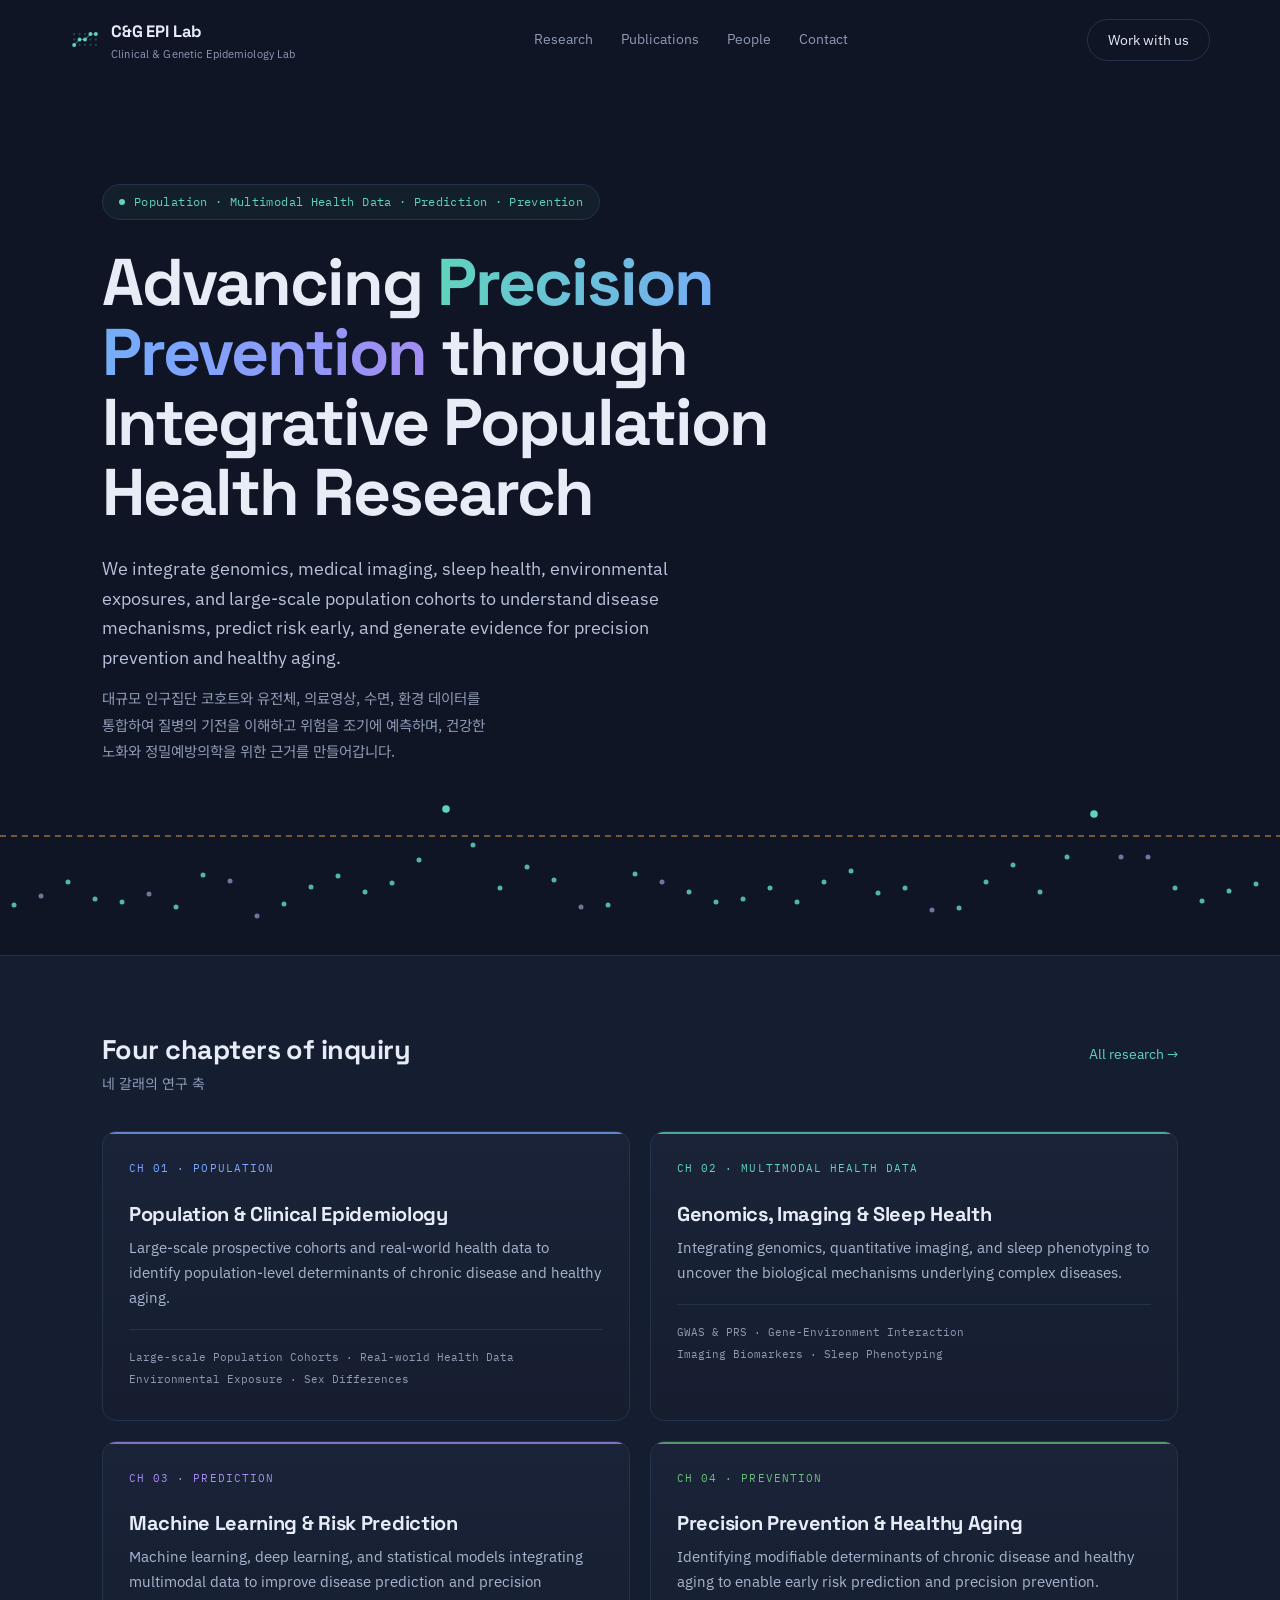
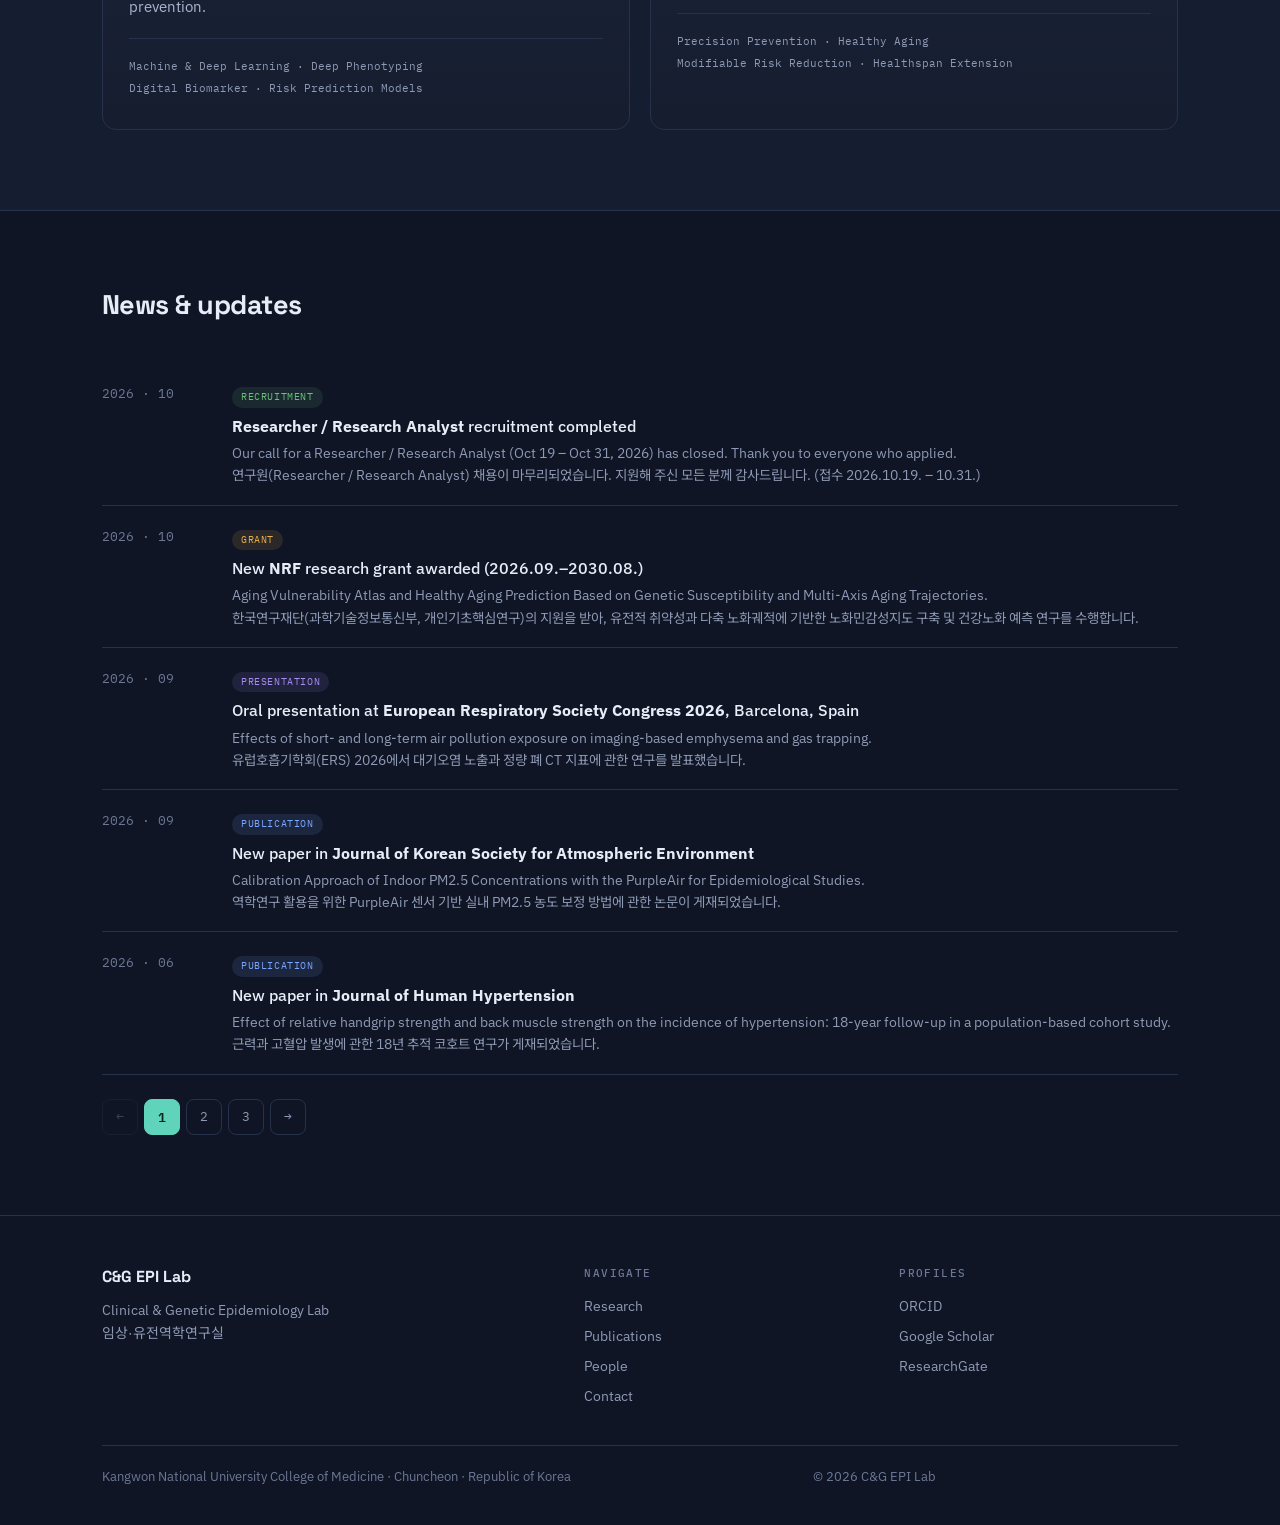
<file: index.html>
<!doctype html>
<html lang="en">
<head>
<meta charset="utf-8">
<meta name="viewport" content="width=device-width, initial-scale=1">
<title>C&amp;G EPI Lab — Clinical &amp; Genetic Epidemiology Lab</title>
<meta name="description" content="Clinical and genetic epidemiology for precision prevention. We study sleep, brain health, and chronic disease using large prospective cohorts, genomic data, and machine learning. Kangwon National University College of Medicine.">
<meta name="keywords" content="clinical epidemiology, genetic epidemiology, GWAS, gene-environment interaction, prospective cohort, KoGES, sleep epidemiology, sleep EEG, brain aging, cardiometabolic disease, machine learning, preventive medicine">
<meta property="og:title" content="C&amp;G EPI Lab — Clinical &amp; Genetic Epidemiology Lab">
<meta property="og:description" content="Clinical and genetic epidemiology for precision prevention.">
<meta property="og:type" content="website">
<link rel="preconnect" href="https://fonts.googleapis.com">
<link rel="preconnect" href="https://fonts.gstatic.com" crossorigin>
<link href="https://fonts.googleapis.com/css2?family=Space+Grotesk:wght@400;500;700&family=IBM+Plex+Sans:wght@400;500;600&family=IBM+Plex+Mono:wght@400;500&family=Noto+Sans+KR:wght@300;400;500;700&display=swap" rel="stylesheet">
<link rel="icon" href="assets/favicon.svg" type="image/svg+xml">
<link rel="apple-touch-icon" href="assets/apple-touch-icon.png">
<link rel="stylesheet" href="assets/style.css">
</head>
<body>
<a class="skip" href="#main">Skip to content</a>

<header class="nav">
  <div class="wrap nav-in">
    <a class="brand" href="index.html">
       <svg width="30" height="19" viewBox="0 0 44 28" aria-hidden="true" style="color:#5fd4bb">
        <g fill="currentColor" opacity=".26">
          <circle cx="6" cy="6" r="1.7"/><circle cx="14" cy="6" r="1.7"/><circle cx="22" cy="6" r="1.7"/><circle cx="30" cy="6" r="1.7"/><circle cx="38" cy="6" r="1.7"/>
          <circle cx="6" cy="14" r="1.7"/><circle cx="14" cy="14" r="1.7"/><circle cx="22" cy="14" r="1.7"/><circle cx="30" cy="14" r="1.7"/><circle cx="38" cy="14" r="1.7"/>
          <circle cx="6" cy="22" r="1.7"/><circle cx="14" cy="22" r="1.7"/><circle cx="22" cy="22" r="1.7"/><circle cx="30" cy="22" r="1.7"/><circle cx="38" cy="22" r="1.7"/>
        </g>
        <path d="M6,22 L14,14 L22,14 L30,6 L38,6" fill="none" stroke="currentColor" stroke-width="1.8" stroke-linecap="round" stroke-linejoin="round" opacity=".45"/>
        <g fill="currentColor">
          <circle cx="6" cy="22" r="2.9"/><circle cx="14" cy="14" r="2.9"/><circle cx="22" cy="14" r="2.9"/><circle cx="30" cy="6" r="2.9"/><circle cx="38" cy="6" r="2.9"/>
        </g>
      </svg>
      <span>C&amp;G EPI Lab<small>Clinical &amp; Genetic Epidemiology Lab</small></span>
    </a>
    <nav class="menu" aria-label="Main">
      <a href="research.html">Research</a>
      <a href="publications.html">Publications</a>
      <a href="people.html">People</a>
      <a href="contact.html">Contact</a>
    </nav>
    <a class="nav-cta" href="join.html">Work with us</a>
    <button class="burger" aria-label="Open menu" aria-expanded="false"><span></span><span></span><span></span></button>
  </div>
</header>

<main id="main">

  <section class="hero">
    <svg class="mplot" aria-hidden="true">
    </svg>
    <div class="wrap">
      <p class="chip"><i></i>Population · Multimodal Health Data · Prediction · Prevention</p>
      <h1><span class="title-line">Advancing <span style="background:linear-gradient(100deg,#5fd4bb 0%,#7aa7ff 55%,#a48cf0 100%);-webkit-background-clip:text;background-clip:text;color:transparent">Precision Prevention</span></span>
          <span class="title-line">through Integrative Population Health Research</span></h1>
      <p class="lede"> We integrate genomics, medical imaging, sleep health, environmental exposures, and large-scale population cohorts to understand disease mechanisms, predict risk early, and generate evidence for precision prevention and healthy aging.</p>
      <p class="lede-ko" lang="ko">대규모 인구집단 코호트와 유전체, 의료영상, 수면, 환경 데이터를 통합하여 질병의 기전을 이해하고 위험을 조기에 예측하며, 건강한 노화와 정밀예방의학을 위한 근거를 만들어갑니다.</p>
    </div>
  </section>

  <section class="section section-alt">
    <div class="wrap">
      <div class="shead">
        <div>
          <h2>Four chapters of inquiry</h2>
          <p lang="ko">네 갈래의 연구 축</p>
        </div>
        <a href="research.html">All research →</a>
      </div>

      <div class="grid-2">
        <a class="card" style="--ch:#7aa7ff" href="research.html">
          <span class="ch">Ch 01 · Population</span>
          <h3>Population &amp; Clinical Epidemiology</h3>
          <p>Large-scale prospective cohorts and real-world health data to identify population-level determinants of chronic disease and healthy aging.</p>
          <ul class="keys"><li>Large-scale Population Cohorts · Real-world Health Data</li><li>Environmental Exposure · Sex Differences</li></ul>
        </a>

        <a class="card" style="--ch:#5fd4bb" href="research.html">
          <span class="ch">Ch 02 · Multimodal Health Data</span>
          <h3>Genomics, Imaging &amp; Sleep Health</h3>
          <p>Integrating genomics, quantitative imaging, and sleep phenotyping to uncover the biological mechanisms underlying complex diseases.</p>
          <ul class="keys"><li>GWAS &amp; PRS · Gene-Environment Interaction</li><li>Imaging Biomarkers · Sleep Phenotyping</li></ul>
        </a>

        <a class="card" style="--ch:#a48cf0" href="research.html">
          <span class="ch">Ch 03 · Prediction</span>
          <h3>Machine Learning &amp; Risk Prediction</h3>
          <p>Machine learning, deep learning, and statistical models integrating multimodal data to improve disease prediction and precision prevention.</p>
          <ul class="keys"><li>Machine &amp; Deep Learning · Deep Phenotyping</li><li>Digital Biomarker · Risk Prediction Models</li></ul>
        </a>

        <a class="card" style="--ch:#6bbf7b" href="research.html">
          <span class="ch">Ch 04 · Prevention</span>
          <h3>Precision Prevention &amp; Healthy Aging</h3>
          <p>Identifying modifiable determinants of chronic disease and healthy aging to enable early risk prediction and precision prevention.</p>
          <ul class="keys"><li>Precision Prevention · Healthy Aging</li><li>Modifiable Risk Reduction · Healthspan Extension</li></ul>
        </a>
      </div>
    </div>
  </section>

  <section class="section">
    <div class="wrap">
      <div class="shead">
        <div>
          <h2>News &amp; updates</h2>          
        </div>
      </div>
      <div class="news-list" id="news-list">
        <div class="news-item">
          <div class="news-date">2026 · 10</div>
          <div class="news-body" style="--ch:#6bbf7b">
            <span class="news-tag">Recruitment</span>
            <h4><b>Researcher / Research Analyst</b> recruitment completed</h4>
            <p>Our call for a Researcher / Research Analyst (Oct 19 – Oct 31, 2026) has closed. Thank you to everyone who applied.</p>
            <p lang="ko">연구원(Researcher / Research Analyst) 채용이 마무리되었습니다. 지원해 주신 모든 분께 감사드립니다. (접수 2026.10.19. – 10.31.)</p>
          </div>
        </div>        
        <div class="news-item">
          <div class="news-date">2026 · 10</div>
          <div class="news-body" style="--ch:#e8b04b">
            <span class="news-tag">Grant</span>
            <h4>New <b>NRF</b> research grant awarded (2026.09.–2030.08.)</h4>
            <p>Aging Vulnerability Atlas and Healthy Aging Prediction Based on Genetic Susceptibility and Multi-Axis Aging Trajectories.</p>
            <p lang="ko">한국연구재단(과학기술정보통신부, 개인기초핵심연구)의 지원을 받아, 유전적 취약성과 다축 노화궤적에 기반한 노화민감성지도 구축 및 건강노화 예측 연구를 수행합니다.</p>
          </div>
        </div>
        <div class="news-item">
          <div class="news-date">2026 · 09</div>
          <div class="news-body" style="--ch:#a48cf0">
            <span class="news-tag">Presentation</span>
            <h4>Oral presentation at <b>European Respiratory Society Congress 2026</b>, Barcelona, Spain</h4>
            <p>Effects of short- and long-term air pollution exposure on imaging-based emphysema and gas trapping.</p>
            <p lang="ko">유럽호흡기학회(ERS) 2026에서 대기오염 노출과 정량 폐 CT 지표에 관한 연구를 발표했습니다.</p>
          </div>
        </div>
        <div class="news-item">
          <div class="news-date">2026 · 09</div>
          <div class="news-body" style="--ch:#7aa7ff">
            <span class="news-tag">Publication</span>
            <h4>New paper in <b>Journal of Korean Society for Atmospheric Environment</b></h4>
            <p>Calibration Approach of Indoor PM2.5 Concentrations with the PurpleAir for Epidemiological Studies.</p>
            <p lang="ko">역학연구 활용을 위한 PurpleAir 센서 기반 실내 PM2.5 농도 보정 방법에 관한 논문이 게재되었습니다.</p>
          </div>
        </div>        
        <div class="news-item">
          <div class="news-date">2026 · 06</div>
          <div class="news-body" style="--ch:#7aa7ff">
            <span class="news-tag">Publication</span>
            <h4>New paper in <b>Journal of Human Hypertension</b></h4>
            <p>Effect of relative handgrip strength and back muscle strength on the incidence of hypertension: 18-year follow-up in a population-based cohort study.</p>
            <p lang="ko">근력과 고혈압 발생에 관한 18년 추적 코호트 연구가 게재되었습니다.</p>
          </div>
        </div>
        <div class="news-item">
          <div class="news-date">2026 · 02</div>
          <div class="news-body" style="--ch:#7aa7ff">
            <span class="news-tag">Publication</span>
            <h4>New paper in <b>NEJM AI</b></h4>
            <p>Brain health from sleep EEG: A multi-cohort, deep learning biomarker for cognition, disease and mortality.</p>
            <p lang="ko">수면뇌파 기반 딥러닝 뇌건강 바이오마커 논문이 게재되었습니다.</p>
          </div>
        </div>
        <div class="news-item">
          <div class="news-date">2026 · 01</div>
          <div class="news-body" style="--ch:#a48cf0">
            <span class="news-tag">Presentation</span>
            <h4>Poster presentation at <b>JEA 2026 &amp; IEA-WPR Joint Meeting</b>, Nagasaki, Japan</h4>
            <p>Sleep disturbances as a predictor of cerebrovascular disease and all-cause mortality.</p>
            <p lang="ko">일본역학회·국제역학회 서태평양지역 공동학술대회에서 수면장애와 뇌혈관질환 및 전체 사망 위험의 관련성을 발표했습니다.</p>
          </div>
        </div>
        <div class="news-item">
          <div class="news-date">2025 · 12</div>
          <div class="news-body" style="--ch:#5fd4bb">
            <span class="news-tag">Book chapter</span>
            <h4>Book chapter published</h4>
            <p lang="ko">「AI·디지털 헬스 시대, 성차 기반 정밀 의료의 길을 묻다」(도서출판 대한의학)</p>
            <p lang="ko">AI·디지털 헬스 시대의 성차 기반 정밀의료를 주제로 한 도서의 챕터를 집필했습니다.</p>
          </div>
        </div>
        <div class="news-item">
          <div class="news-date">2025 · 12</div>
          <div class="news-body" style="--ch:#7aa7ff">
            <span class="news-tag">Publication</span>
            <h4>New paper in <b>Journal of Endodontics</b></h4>
            <p>Relationship between craniofacial skeletal patterns and the prevalence of tooth fractures.</p>
            <p lang="ko">두개안면 골격 유형과 치아 파절 유병률의 관련성을 분석한 연구가 게재되었습니다.</p>
          </div>
        </div>
        <div class="news-item">
          <div class="news-date">2025 · 12</div>
          <div class="news-body" style="--ch:#7aa7ff">
            <span class="news-tag">Publication</span>
            <h4>New paper in <b>American Journal of Respiratory and Critical Care Medicine</b></h4>
            <p>Impact of sleep apnea on perivascular diffusivity and cognition: a 4-year prospective cohort study.</p>
            <p lang="ko">수면무호흡이 뇌 혈관주위 확산성과 인지기능 변화에 미치는 영향을 4년간 추적한 코호트 연구가 게재되었습니다.</p>
          </div>
        </div>
        <div class="news-item">
          <div class="news-date">2025 · 10</div>
          <div class="news-body" style="--ch:#a48cf0">
            <span class="news-tag">Presentation</span>
            <h4>Poster presentation at the <b>77th Conference of the Korean Society for Preventive Medicine</b>, Busan</h4>
            <p>Gender-specific association between sleep disturbances and risk of cerebrovascular disease.</p>
            <p lang="ko">대한예방의학회 가을학술대회에서 수면장애와 뇌혈관질환 위험의 성별 차이를 발표했습니다.</p>
          </div>
        </div>
        <div class="news-item">
          <div class="news-date">2025 · 10</div>
          <div class="news-body" style="--ch:#7aa7ff">
            <span class="news-tag">Publication</span>
            <h4>New paper in <b>JAMA Network Open</b></h4>
            <p>Obstructive sleep apnea and cerebral microbleeds in middle-aged and older adults.</p>
            <p lang="ko">중년·노년층에서 폐쇄성 수면무호흡과 뇌미세출혈의 관련성을 분석한 연구가 게재되었습니다.</p>
          </div>
        </div>
        <div class="news-item">
          <div class="news-date">2025 · 09</div>
          <div class="news-body" style="--ch:#6bbf7b">
            <span class="news-tag">Lab</span>
            <h4>C&amp;G EPI Lab established at Kangwon National University</h4>
            <p lang="ko">강원대학교 의과대학에 임상·유전역학연구실이 문을 열었습니다.</p>
          </div>
        </div>
      </div>
       <nav class="news-pager" id="news-pager" aria-label="News pages" hidden></nav>
      <script>
      (function(){
        var PER = 5;  /* 한 페이지에 보여줄 소식 수 */
        var list  = document.getElementById('news-list');
        var items = list.querySelectorAll('.news-item');
        var pager = document.getElementById('news-pager');
        var pages = Math.ceil(items.length / PER);
        if (pages < 2) return;
        function show(p, scroll){
          items.forEach(function(el, i){ el.hidden = Math.floor(i / PER) !== p - 1; });
          pager.innerHTML = '';
          function add(label, page, cur, off, name){
            var b = document.createElement('button');
            b.type = 'button'; b.textContent = label;
            if (cur)  b.setAttribute('aria-current', 'page');
            if (off)  b.disabled = true;
            if (name) b.setAttribute('aria-label', name);
            b.onclick = function(){ show(page, true); };
            pager.appendChild(b);
          }
          add('←', p - 1, false, p === 1, 'Previous page');
          for (var i = 1; i <= pages; i++) add(String(i), i, i === p);
          add('→', p + 1, false, p === pages, 'Next page');
          if (scroll) list.scrollIntoView({behavior:'smooth', block:'start'});
        }
        pager.hidden = false;
        show(1);
      })();
      </script>     
    </div>
  </section>

</main>

<footer class="foot">
  <div class="wrap">
    <div class="foot-grid">
      <div>
        <strong>C&amp;G EPI Lab</strong>
        Clinical &amp; Genetic Epidemiology Lab<br>
        <span lang="ko">임상·유전역학연구실</span><br>        
      </div>
      <div>
        <h5>Navigate</h5>
        <a href="research.html">Research</a>
        <a href="publications.html">Publications</a>
        <a href="people.html">People</a>
        <a href="contact.html">Contact</a>
      </div>
      <div>
        <h5>Profiles</h5>
        <a href="https://orcid.org/0000-0002-6161-1636" target="_blank" rel="noopener">ORCID</a>
        <a href="https://scholar.google.com/citations?user=LuosXZ0AAAAJ&amp;hl=ko" target="_blank" rel="noopener">Google Scholar</a>
        <a href="https://www.researchgate.net/profile/Soriul-Kim-2/research" target="_blank" rel="noopener">ResearchGate</a>
      </div>
    </div>
    <div class="foot-bot">
      <span>Kangwon National University College of Medicine · Chuncheon · Republic of Korea</span>
      <span>© 2026 C&amp;G EPI Lab</span>
    </div>
  </div>
</footer>

<script src="assets/main.js"></script>
</body>
</html>
</file>
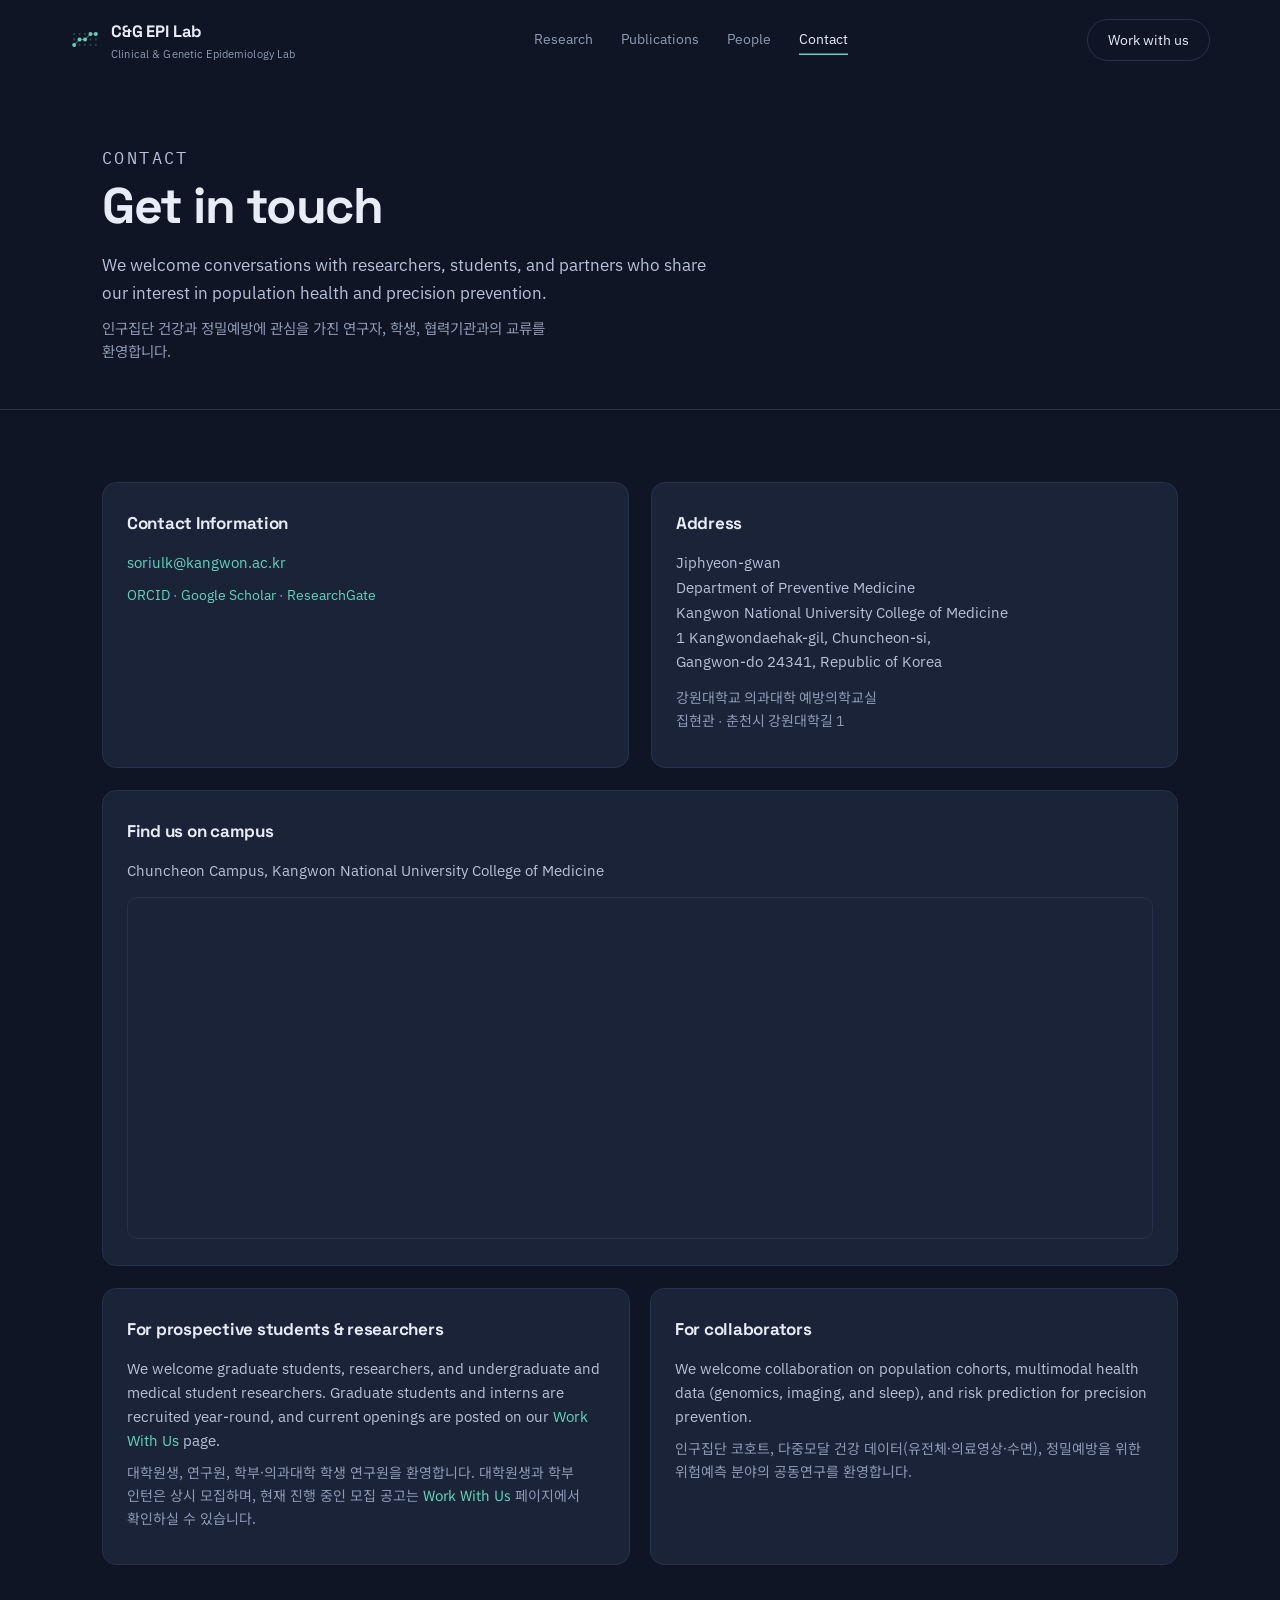
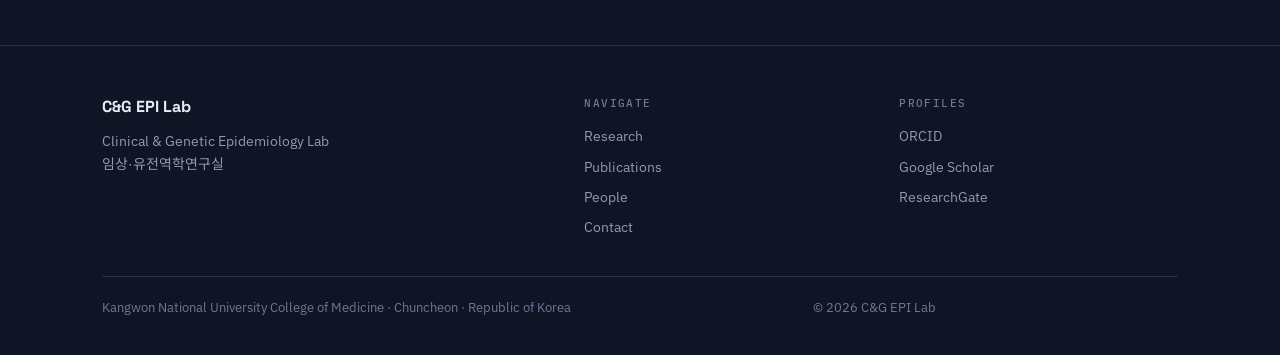
<file: contact.html>
<!doctype html>
<html lang="en">
<head>
<meta charset="utf-8">
<meta name="viewport" content="width=device-width, initial-scale=1">
<title>Contact — C&amp;G EPI Lab</title>
<meta name="description" content="Contact the Clinical & Genetic Epidemiology Lab, Department of Preventive Medicine, Kangwon National University College of Medicine, Chuncheon, Korea.">
<link rel="preconnect" href="https://fonts.googleapis.com">
<link rel="preconnect" href="https://fonts.gstatic.com" crossorigin>
<link href="https://fonts.googleapis.com/css2?family=Space+Grotesk:wght@400;500;700&family=IBM+Plex+Sans:wght@400;500;600&family=IBM+Plex+Mono:wght@400;500&family=Noto+Sans+KR:wght@300;400;500;700&display=swap" rel="stylesheet">
<link rel="icon" href="assets/favicon.svg" type="image/svg+xml">
<link rel="apple-touch-icon" href="assets/apple-touch-icon.png">
<link rel="stylesheet" href="assets/style.css">
</head>
<body>
<a class="skip" href="#main">Skip to content</a>

<header class="nav">
  <div class="wrap nav-in">
    <a class="brand" href="index.html">
      <svg width="30" height="19" viewBox="0 0 44 28" aria-hidden="true" style="color:#5fd4bb">
        <g fill="currentColor" opacity=".26">
          <circle cx="6" cy="6" r="1.7"/><circle cx="14" cy="6" r="1.7"/><circle cx="22" cy="6" r="1.7"/><circle cx="30" cy="6" r="1.7"/><circle cx="38" cy="6" r="1.7"/>
          <circle cx="6" cy="14" r="1.7"/><circle cx="14" cy="14" r="1.7"/><circle cx="22" cy="14" r="1.7"/><circle cx="30" cy="14" r="1.7"/><circle cx="38" cy="14" r="1.7"/>
          <circle cx="6" cy="22" r="1.7"/><circle cx="14" cy="22" r="1.7"/><circle cx="22" cy="22" r="1.7"/><circle cx="30" cy="22" r="1.7"/><circle cx="38" cy="22" r="1.7"/>
        </g>
        <path d="M6,22 L14,14 L22,14 L30,6 L38,6" fill="none" stroke="currentColor" stroke-width="1.8" stroke-linecap="round" stroke-linejoin="round" opacity=".45"/>
        <g fill="currentColor">
          <circle cx="6" cy="22" r="2.9"/><circle cx="14" cy="14" r="2.9"/><circle cx="22" cy="14" r="2.9"/><circle cx="30" cy="6" r="2.9"/><circle cx="38" cy="6" r="2.9"/>
        </g>
      </svg>
      <span>C&amp;G EPI Lab<small>Clinical &amp; Genetic Epidemiology Lab</small></span>
    </a>
    <nav class="menu" aria-label="Main">
      <a href="research.html">Research</a>
      <a href="publications.html">Publications</a>
      <a href="people.html">People</a>
      <a href="contact.html" aria-current="page">Contact</a>
    </nav>
    <a class="nav-cta" href="join.html">Work with us</a>
    <button class="burger" aria-label="Open menu" aria-expanded="false"><span></span><span></span><span></span></button>
  </div>
</header>

<main id="main">

  <section class="phead">
    <div class="wrap">
      <p class="eyebrow">Contact</p>
      <h1>Get in touch</h1>
      <p>We welcome conversations with researchers, students, and partners who share our interest in population health and precision prevention.</p>
      <p class="ko" lang="ko">인구집단 건강과 정밀예방에 관심을 가진 연구자, 학생, 협력기관과의 교류를 환영합니다.</p>
    </div>
  </section>

  <section class="section">
    <div class="wrap">
      <div class="contact-grid">
        <div class="cbox">
          <h3>Contact Information</h3>
          <p><a href="mailto:soriulk@kangwon.ac.kr">soriulk@kangwon.ac.kr</a></p>
          <p style="font-size:14px;color:var(--dim)">
            <a href="https://orcid.org/0000-0002-6161-1636" target="_blank" rel="noopener">ORCID</a> ·
            <a href="https://scholar.google.com/citations?user=LuosXZ0AAAAJ&amp;hl=ko" target="_blank" rel="noopener">Google Scholar</a> ·
            <a href="https://www.researchgate.net/profile/Soriul-Kim-2/research" target="_blank" rel="noopener">ResearchGate</a>
          </p>
        </div>
        <div class="cbox">
          <h3>Address</h3>
          <p>Jiphyeon-gwan<br>
             Department of Preventive Medicine<br>
             Kangwon National University College of Medicine<br>
             1 Kangwondaehak-gil, Chuncheon-si,<br>Gangwon-do 24341, Republic of Korea</p>
          <p lang="ko" style="color:var(--dim);font-size:14px;margin-top:12px">
             강원대학교 의과대학 예방의학교실<br>집현관 · 춘천시 강원대학길 1
          </p>
        </div>
      </div>

      <div class="cbox" style="margin-top:22px">
        <h3>Find us on campus</h3>
        <p style="font-size:14.5px">Chuncheon Campus, Kangwon National University College of Medicine</p>
        <div style="border-radius:10px;overflow:hidden;border:1px solid var(--line);margin-top:14px">
          <iframe
            src="https://www.google.com/maps?q=Kangwon+National+University+College+of+Medicine,+Chuncheon&output=embed"
            width="100%" height="340" style="border:0;display:block;filter:invert(90%) hue-rotate(180deg)"
            loading="lazy" referrerpolicy="no-referrer-when-downgrade"
            title="Map to Kangwon National University College of Medicine"></iframe>
        </div>
      </div>

      <div class="grid-2" style="margin-top:22px">
        <div class="cbox">
          <h3>For prospective students &amp; researchers</h3>
          <p style="font-size:14.5px">We welcome graduate students, researchers, and undergraduate and medical student researchers. Graduate students and interns are recruited year-round, and current openings are posted on our <a href="join.html">Work With Us</a> page.</p>
          <p class="ko" lang="ko" style="font-size:14px;color:var(--dim)">대학원생, 연구원, 학부·의과대학 학생 연구원을 환영합니다. 대학원생과 학부 인턴은 상시 모집하며, 현재 진행 중인 모집 공고는 <a href="join.html">Work With Us</a> 페이지에서 확인하실 수 있습니다.</p>
        </div>
        <div class="cbox">
          <h3>For collaborators</h3>
          <p style="font-size:14.5px">We welcome collaboration on population cohorts, multimodal health data (genomics, imaging, and sleep), and risk prediction for precision prevention.</p>
          <p class="ko" lang="ko" style="font-size:14px;color:var(--dim)">인구집단 코호트, 다중모달 건강 데이터(유전체·의료영상·수면), 정밀예방을 위한 위험예측 분야의 공동연구를 환영합니다.</p>
        </div>
      </div>
    </div>
  </section>

</main>

<footer class="foot">
  <div class="wrap">
    <div class="foot-grid">
      <div>
        <strong>C&amp;G EPI Lab</strong>
        Clinical &amp; Genetic Epidemiology Lab<br>
        <span lang="ko">임상·유전역학연구실</span><br>       
      </div>
      <div>
        <h5>Navigate</h5>
        <a href="research.html">Research</a>
        <a href="publications.html">Publications</a>
        <a href="people.html">People</a>
        <a href="contact.html">Contact</a>
      </div>
      <div>
        <h5>Profiles</h5>
        <a href="https://orcid.org/0000-0002-6161-1636" target="_blank" rel="noopener">ORCID</a>
        <a href="https://scholar.google.com/citations?user=LuosXZ0AAAAJ&amp;hl=ko" target="_blank" rel="noopener">Google Scholar</a>
        <a href="https://www.researchgate.net/profile/Soriul-Kim-2/research" target="_blank" rel="noopener">ResearchGate</a>
      </div>
    </div>
    <div class="foot-bot">
      <span>Kangwon National University College of Medicine · Chuncheon · Republic of Korea</span>
      <span>© 2026 C&amp;G EPI Lab</span>
    </div>
  </div>
</footer>

<script src="assets/main.js"></script>
</body>
</html>
</file>
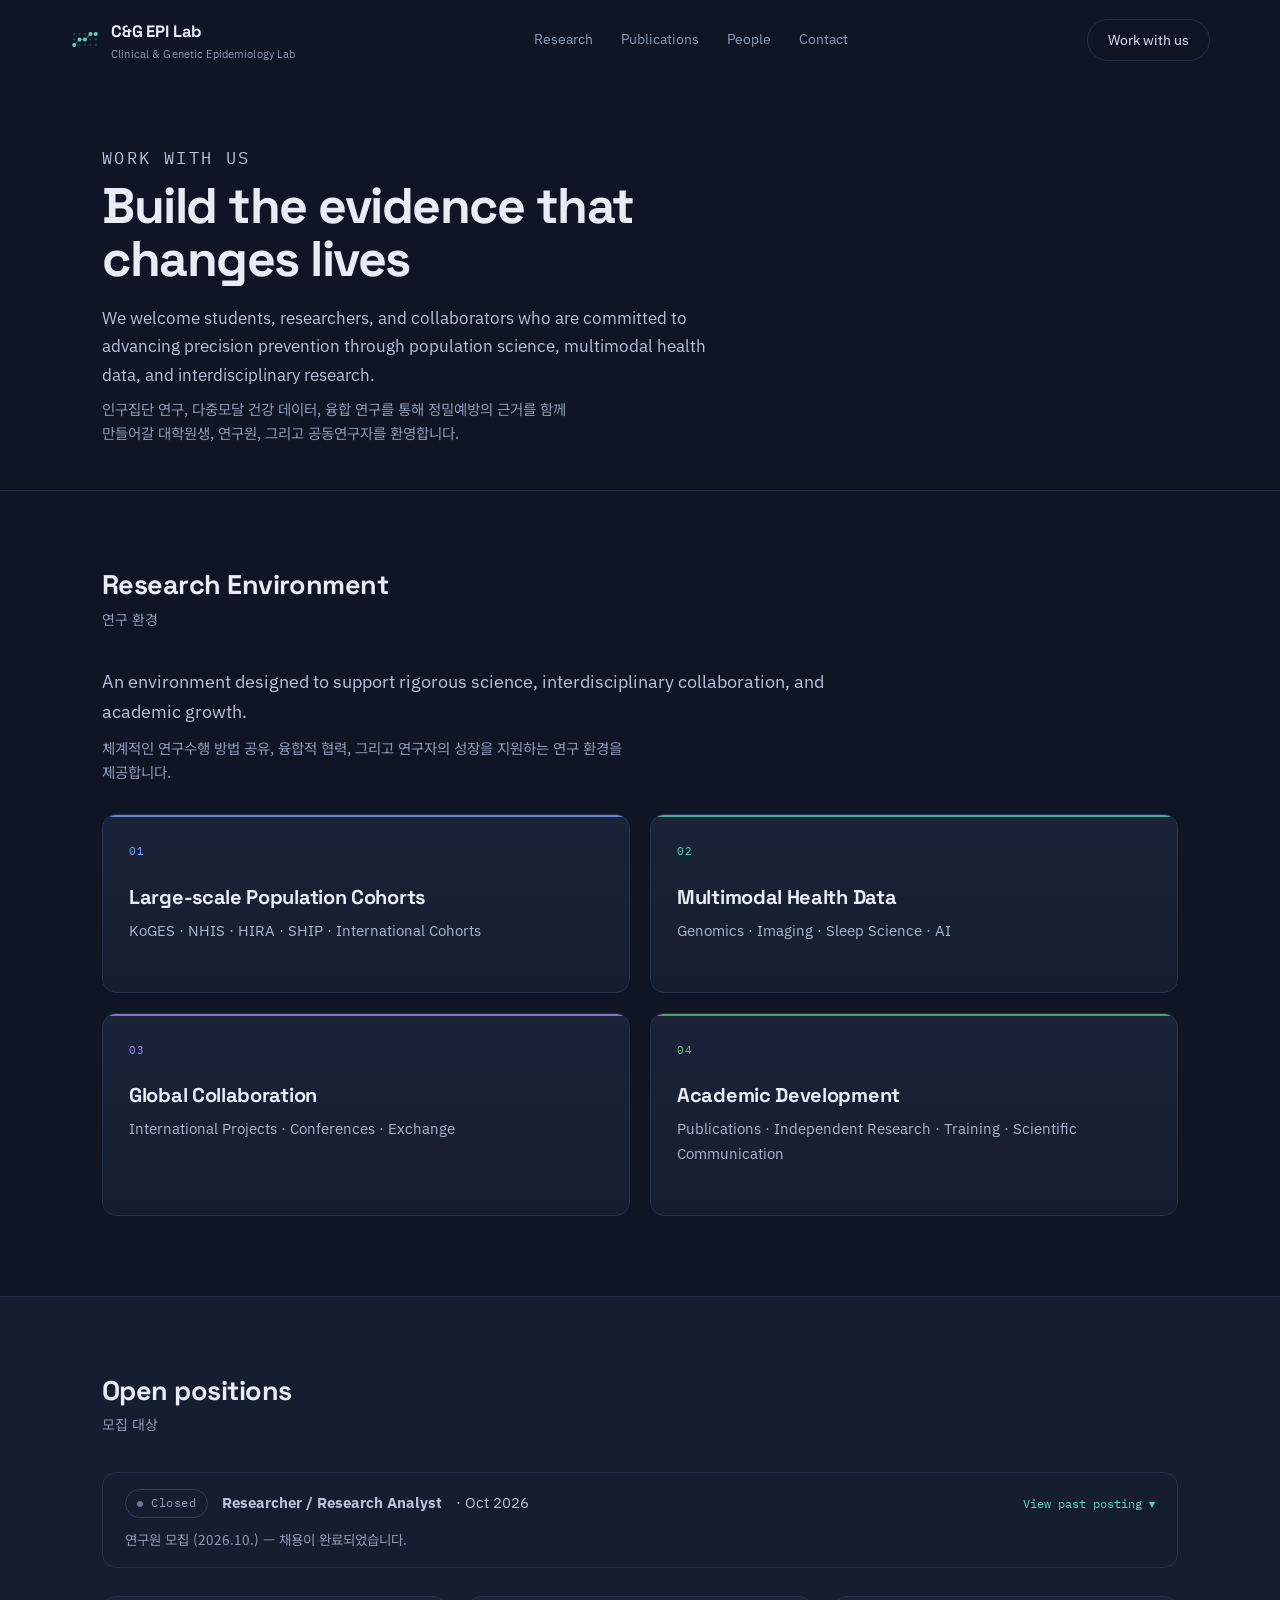
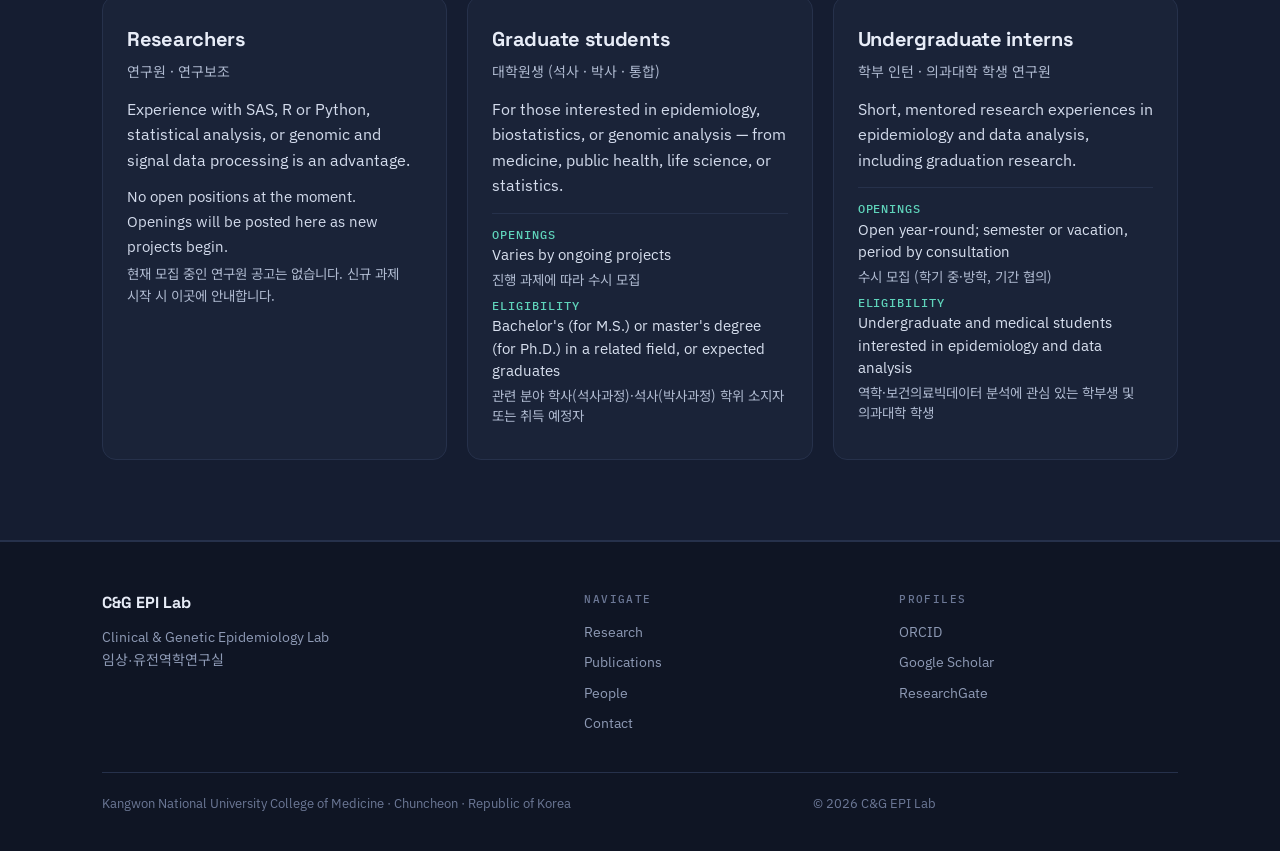
<file: join.html>
<!doctype html>
<html lang="en">
<head>
<meta charset="utf-8">
<meta name="viewport" content="width=device-width, initial-scale=1">
<title>Work With Us — C&amp;G EPI Lab</title>
<meta name="description" content="Openings for graduate students, researchers, and undergraduate interns at the Clinical & Genetic Epidemiology Lab.">
<link rel="preconnect" href="https://fonts.googleapis.com">
<link rel="preconnect" href="https://fonts.gstatic.com" crossorigin>
<link href="https://fonts.googleapis.com/css2?family=Space+Grotesk:wght@400;500;700&family=IBM+Plex+Sans:wght@400;500;600&family=IBM+Plex+Mono:wght@400;500&family=Noto+Sans+KR:wght@300;400;500;700&display=swap" rel="stylesheet">
<link rel="icon" href="assets/favicon.svg" type="image/svg+xml">
<link rel="apple-touch-icon" href="assets/apple-touch-icon.png">
<link rel="stylesheet" href="assets/style.css">
</head>
<body>
<a class="skip" href="#main">Skip to content</a>

<header class="nav">
  <div class="wrap nav-in">
    <a class="brand" href="index.html">
      <svg width="30" height="19" viewBox="0 0 44 28" aria-hidden="true" style="color:#5fd4bb">
        <g fill="currentColor" opacity=".26">
          <circle cx="6" cy="6" r="1.7"/><circle cx="14" cy="6" r="1.7"/><circle cx="22" cy="6" r="1.7"/><circle cx="30" cy="6" r="1.7"/><circle cx="38" cy="6" r="1.7"/>
          <circle cx="6" cy="14" r="1.7"/><circle cx="14" cy="14" r="1.7"/><circle cx="22" cy="14" r="1.7"/><circle cx="30" cy="14" r="1.7"/><circle cx="38" cy="14" r="1.7"/>
          <circle cx="6" cy="22" r="1.7"/><circle cx="14" cy="22" r="1.7"/><circle cx="22" cy="22" r="1.7"/><circle cx="30" cy="22" r="1.7"/><circle cx="38" cy="22" r="1.7"/>
        </g>
        <path d="M6,22 L14,14 L22,14 L30,6 L38,6" fill="none" stroke="currentColor" stroke-width="1.8" stroke-linecap="round" stroke-linejoin="round" opacity=".45"/>
        <g fill="currentColor">
          <circle cx="6" cy="22" r="2.9"/><circle cx="14" cy="14" r="2.9"/><circle cx="22" cy="14" r="2.9"/><circle cx="30" cy="6" r="2.9"/><circle cx="38" cy="6" r="2.9"/>
        </g>
      </svg>
      <span>C&amp;G EPI Lab<small>Clinical &amp; Genetic Epidemiology Lab</small></span>
    </a>
    <nav class="menu" aria-label="Main">
      <a href="research.html">Research</a>
      <a href="publications.html">Publications</a>
      <a href="people.html">People</a>
      <a href="contact.html">Contact</a>
    </nav>
    <a class="nav-cta" href="join.html" aria-current="page">Work with us</a>
    <button class="burger" aria-label="Open menu" aria-expanded="false"><span></span><span></span><span></span></button>
  </div>
</header>

<main id="main">

  <section class="phead">
    <div class="wrap">
      <p class="eyebrow">Work With Us</p>
      <h1>Build the evidence that changes lives</h1>
      <p>We welcome students, researchers, and collaborators who are committed to advancing precision prevention through population science, multimodal health data, and interdisciplinary research.</p>
      <p class="ko" lang="ko">인구집단 연구, 다중모달 건강 데이터, 융합 연구를 통해 정밀예방의 근거를 함께 만들어갈 대학원생, 연구원, 그리고 공동연구자를 환영합니다.</p>
    </div>
  </section>

  <section class="section">
    <div class="wrap">
      <div class="shead">
        <div>
          <h2>Research Environment</h2>
          <p lang="ko">연구 환경</p>
        </div>
      </div>
      <p class="lede" style="max-width:66ch;margin:0 0 30px">An environment designed to support rigorous science, interdisciplinary collaboration, and academic growth.</p>
      <p class="ko" lang="ko" style="color:var(--dim);font-size:14.5px;max-width:66ch;margin:-20px 0 30px">체계적인 연구수행 방법 공유, 융합적 협력, 그리고 연구자의 성장을 지원하는 연구 환경을 제공합니다.</p>
      <div class="grid-2">
        <article class="card" style="--ch:#7aa7ff">
          <span class="ch">01</span>
          <h3>Large-scale Population Cohorts</h3>
          <p>KoGES · NHIS · HIRA · SHIP · International Cohorts</p>
        </article>
        <article class="card" style="--ch:#5fd4bb">
          <span class="ch">02</span>
          <h3>Multimodal Health Data</h3>
          <p>Genomics · Imaging · Sleep Science · AI</p>
        </article>
        <article class="card" style="--ch:#a48cf0">
          <span class="ch">03</span>
          <h3>Global Collaboration</h3>
          <p>International Projects · Conferences · Exchange</p>
        </article>
        <article class="card" style="--ch:#6bbf7b">
          <span class="ch">04</span>
          <h3>Academic Development</h3>
          <p>Publications · Independent Research · Training · Scientific Communication</p>
        </article>
      </div>
    </div>
  </section>

  <section class="section section-alt">
    <div class="wrap">
      <div class="shead">
        <div>
          <h2>Open positions</h2>
          <p lang="ko">모집 대상</p>
        </div>
      </div>
      <details class="job-archive" id="researcher-2026">
        <summary><span class="job-closed">Closed</span><b>Researcher / Research Analyst</b> · Oct 2026<span class="ko" lang="ko">연구원 모집 (2026.10.) — 채용이 완료되었습니다.</span></summary>
      <article class="job closed">
        <div class="job-head">
          <span class="job-status">Closed · 2026.10.19 – 10.31</span>
          <h3>Researcher / Research Analyst</h3>
          <p class="job-sub">Master's-level researcher · Hybrid<span class="ko" lang="ko">석사급 연구원 · 하이브리드 근무</span></p>          
        </div>
        <div class="job-grid">
          <div>
            <h4>Responsibilities <span lang="ko">담당 업무</span></h4>
            <ul>
              <li>Management and epidemiologic/statistical analysis of cohort, clinical, genomic, and imaging data<span class="ko" lang="ko">코호트·임상·유전체·의료영상 연구자료의 관리와 역학·통계분석</span></li>
              <li>Tables and figures for manuscripts and reports; literature review<span class="ko" lang="ko">논문·연구보고서용 표·그림 작성 및 관련 문헌 검토</span></li>
              <li>Support for study planning, data access and management, and project coordination<span class="ko" lang="ko">연구계획, 연구자료 이용·관리 및 프로젝트 진행 지원</span></li>
            </ul>
          </div>
          <div>
            <h4>Qualifications <span lang="ko">자격 요건</span></h4>
            <ul>
              <li>Master's degree in a related field (public health, epidemiology, statistics, bioinformatics, biomedical science, etc.) or equivalent research experience<span class="ko" lang="ko">보건학·역학·통계학·생명정보학·의과학 등 관련 분야 석사학위 또는 이에 준하는 연구경력</span></li>
              <li>Independent proficiency in R or SAS<span class="ko" lang="ko">R 또는 SAS 중 하나 이상 독립적으로 사용할 수 있는 분</span></li>
              <li>Basic epidemiology and statistics; reading and writing English scientific papers<span class="ko" lang="ko">기본적인 역학·통계 지식과 영어 학술논문 독해·작성 역량</span></li>
              <li>Self-directed work, clear documentation, and online collaboration<span class="ko" lang="ko">자율적인 업무관리, 문서화 및 온라인 협업이 가능한 분</span></li>
            </ul>
          </div>
          <div>
            <h4>Preferred <span lang="ko">우대 사항</span></h4>
            <ul>
              <li>Cohort or healthcare big data; longitudinal or survival analysis<span class="ko" lang="ko">코호트·의료 빅데이터, 종단·생존 분석 경험</span></li>
              <li>GWAS/PRS or quantitative medical image analysis<span class="ko" lang="ko">GWAS·PRS 또는 의료영상 정량화 경험</span></li>
              <li>Writing English scientific papers<span class="ko" lang="ko">영어 학술논문 작성 경험</span></li>
            </ul>
          </div>
          <div>
            <h4>What we offer <span lang="ko">연구실이 제공하는 것</span></h4>
            <ul>
              <li><b>Work style:</b> Hybrid — on campus 3 days/week for the first 6 weeks, then 2 days/week (adjustable)<span class="ko" lang="ko">근무방식: 하이브리드 (첫 6주 주 3일, 이후 주 2일 교내 근무 원칙, 상황에 따라 협의)</span></li>
              <li><b>Workspace:</b> On-campus research space (Chuncheon); remote or on campus on other days<span class="ko" lang="ko">근무공간: 강원대학교 의학관(춘천) 연구공간 제공, 그 외 근무일은 원격·교내 자율 선택</span></li>              
              <li>Compensation negotiable by experience and responsibilities (per institutional rules)<span class="ko" lang="ko">보수: 경력·역량·담당 업무에 따라 협의 (기관 규정에 따름)</span></li>
              <li>Research computing environment and analysis software<span class="ko" lang="ko">연구용 컴퓨팅 환경 및 분석 소프트웨어 지원</span></li>
              <li>Authorship and independent research based on contribution<span class="ko" lang="ko">연구기여도에 따른 논문 참여·독립 연구 기회</span></li>
              <li>Support for conferences, training, and publication fees<span class="ko" lang="ko">국내외 학회 발표, 교육 참여, 논문 게재비 지원</span></li>
            </ul>
          </div>
        </div>
        <div class="job-foot">
          <dl>
            <div><dt>Application period</dt><dd>Oct 19 – Oct 31, 2026<span class="ko" lang="ko">접수 기간: 2026.10.19. – 10.31.</span></dd></div>
            <div><dt>Selection</dt><dd>Document review → Interview<span class="ko" lang="ko">전형 절차: 서류 심사 → 면접</span></dd></div>
            <div><dt>Documents</dt><dd>CV, brief statement of motivation, representative analysis/publication experience<span class="ko" lang="ko">제출 서류: CV, 지원동기(간단히), 대표 분석·논문 경험</span></dd></div>
            <div><dt>Apply / contact</dt><dd><a href="mailto:soriulk@kangwon.ac.kr">soriulk@kangwon.ac.kr</a></dd></div>
          </dl>
          <p class="job-btns">
            <a class="btn btn-s" href="assets/C&G_EPI_Lab_Researcher_Korean_2026.pdf" target="_blank" rel="noopener" lang="ko">공고문 (국문, PDF)</a>
            <a class="btn btn-s" href="assets/C&G_EPI_Lab_Researcher_2026_EN.pdf" target="_blank" rel="noopener">Job posting (EN, PDF)</a>            
          </p>
        </div>
      </article>
      </details>
      <div class="grid-3">
        <article class="role-card">
          <h3>Researchers</h3>
          <h4 lang="ko">연구원 · 연구보조</h4>
          <p>Experience with SAS, R or Python, statistical analysis, or genomic and signal data processing is an advantage.</p>
          <p class="role-contact">No open positions at the moment. Openings will be posted here as new projects begin.<span class="ko" lang="ko">현재 모집 중인 연구원 공고는 없습니다. 신규 과제 시작 시 이곳에 안내합니다.</span></p>
        </article>        
        <article class="role-card">
          <h3>Graduate students</h3>
          <h4 lang="ko">대학원생 (석사 · 박사 · 통합)</h4>
          <p>For those interested in epidemiology, biostatistics, or genomic analysis — from medicine, public health, life science, or statistics.</p>
          <ul class="role-meta">
            <li><b>Openings</b> Varies by ongoing projects<span class="ko" lang="ko">진행 과제에 따라 수시 모집</span></li>
            <li><b>Eligibility</b> Bachelor's (for M.S.) or master's degree (for Ph.D.) in a related field, or expected graduates<span class="ko" lang="ko">관련 분야 학사(석사과정)·석사(박사과정) 학위 소지자 또는 취득 예정자</span></li>
          </ul>          
        </article>
        <article class="role-card">
          <h3>Undergraduate interns</h3>
          <h4 lang="ko">학부 인턴 · 의과대학 학생 연구원</h4>
          <p>Short, mentored research experiences in epidemiology and data analysis, including graduation research.</p>
          <ul class="role-meta">
            <li><b>Openings</b> Open year-round; semester or vacation, period by consultation<span class="ko" lang="ko">수시 모집 (학기 중·방학, 기간 협의)</span></li>
            <li><b>Eligibility</b> Undergraduate and medical students interested in epidemiology and data analysis<span class="ko" lang="ko">역학·보건의료빅데이터 분석에 관심 있는 학부생 및 의과대학 학생</span></li>
          </ul>
        </article>
      </div>
    </div>
  </section>

</main>

<footer class="foot">
  <div class="wrap">
    <div class="foot-grid">
      <div>
        <strong>C&amp;G EPI Lab</strong>
        Clinical &amp; Genetic Epidemiology Lab<br>
        <span lang="ko">임상·유전역학연구실</span><br>
      </div>
      <div>
        <h5>Navigate</h5>
        <a href="research.html">Research</a>
        <a href="publications.html">Publications</a>
        <a href="people.html">People</a>
        <a href="contact.html">Contact</a>
      </div>
      <div>
        <h5>Profiles</h5>
        <a href="https://orcid.org/0000-0002-6161-1636" target="_blank" rel="noopener">ORCID</a>
        <a href="https://scholar.google.com/citations?user=LuosXZ0AAAAJ&amp;hl=ko" target="_blank" rel="noopener">Google Scholar</a>
        <a href="https://www.researchgate.net/profile/Soriul-Kim-2/research" target="_blank" rel="noopener">ResearchGate</a>
      </div>
    </div>
    <div class="foot-bot">
      <span>Kangwon National University College of Medicine · Chuncheon · Republic of Korea</span>
      <span>© 2026 C&amp;G EPI Lab</span>
    </div>
  </div>
</footer>

<script src="assets/main.js"></script>
</body>
</html>
</file>
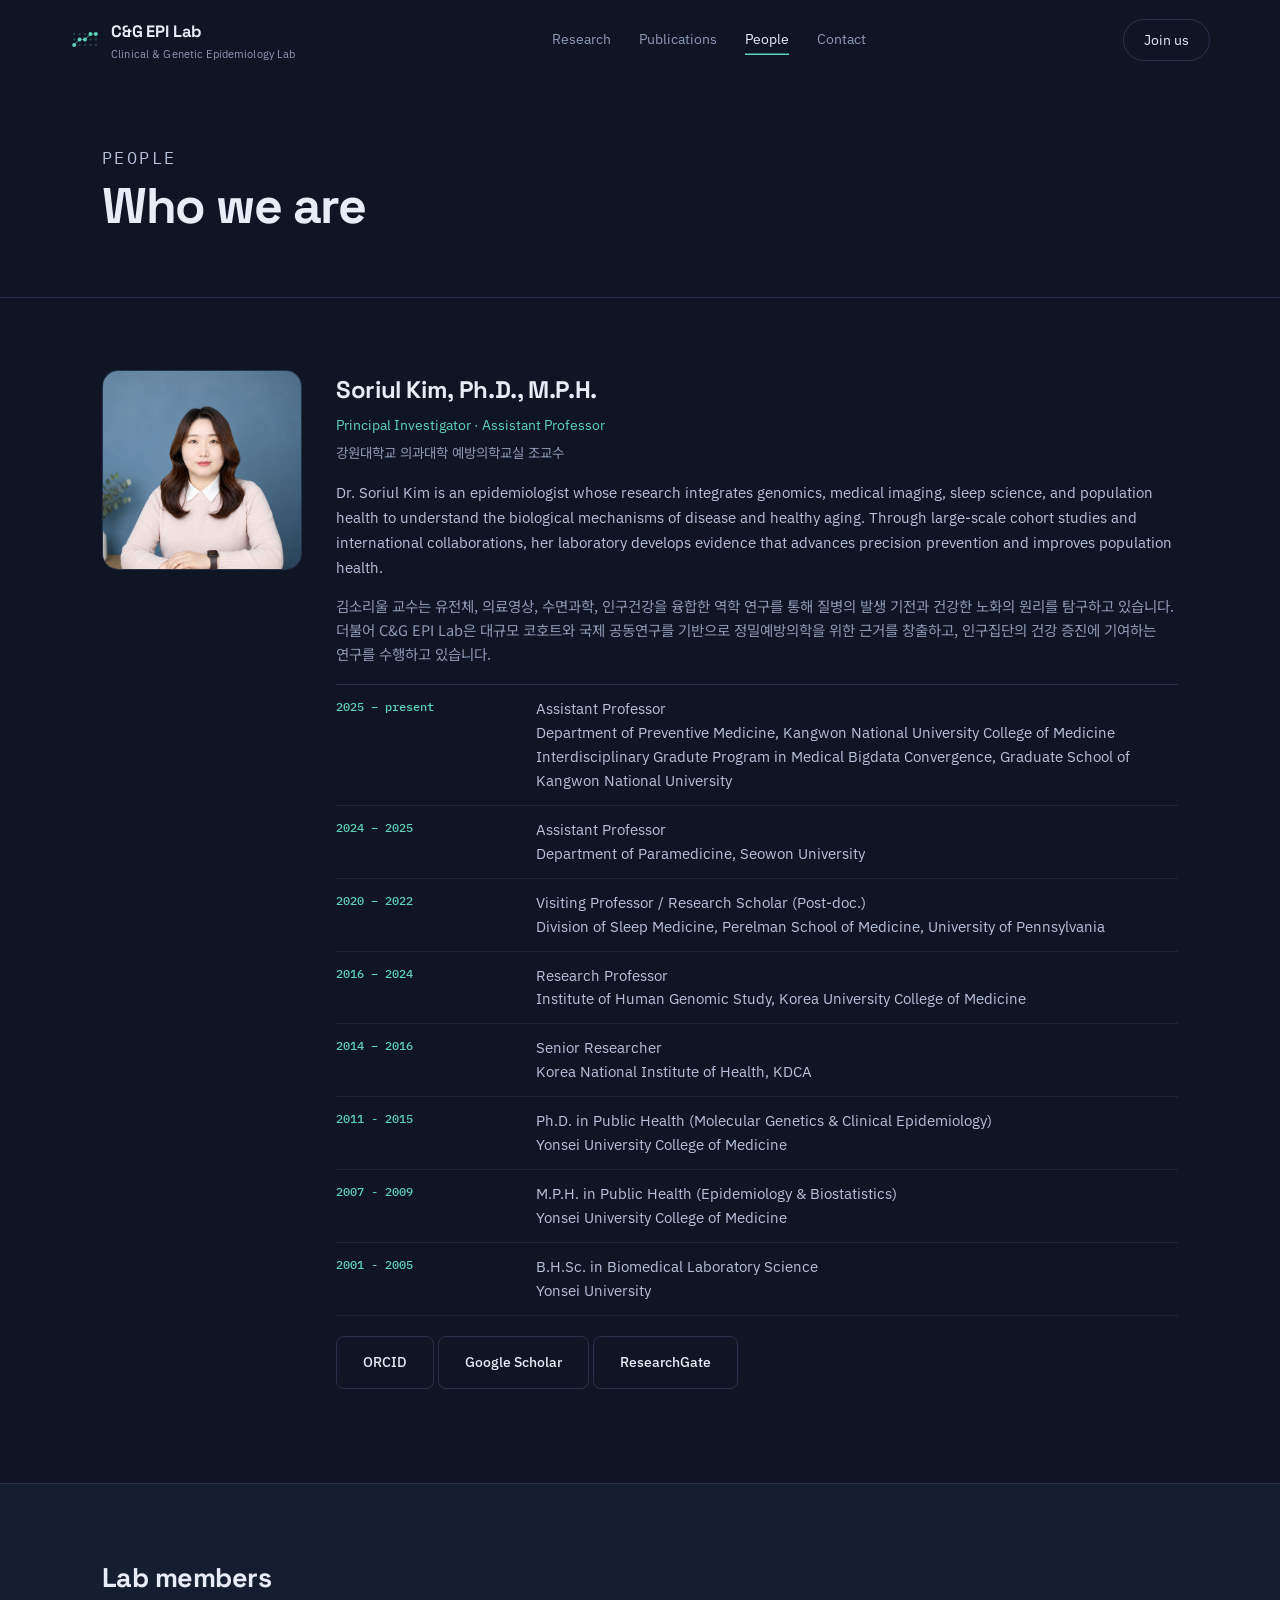
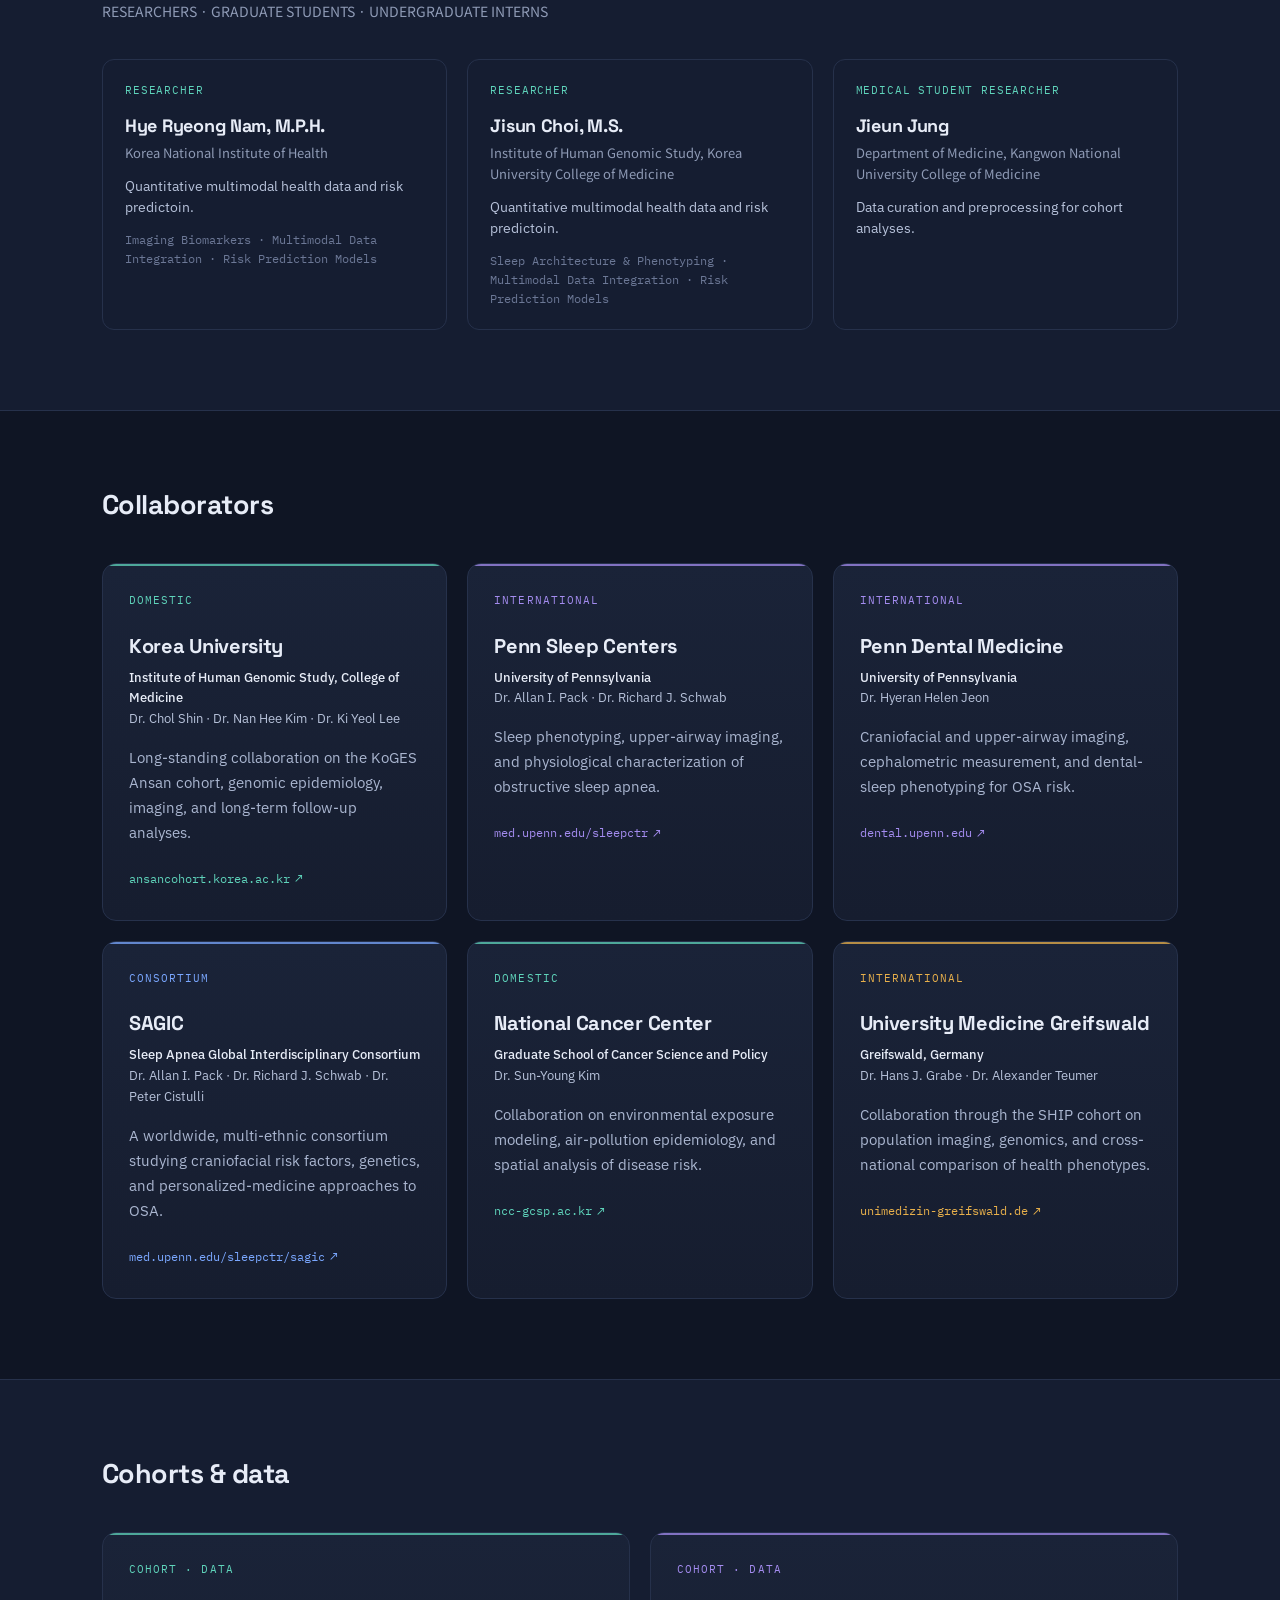
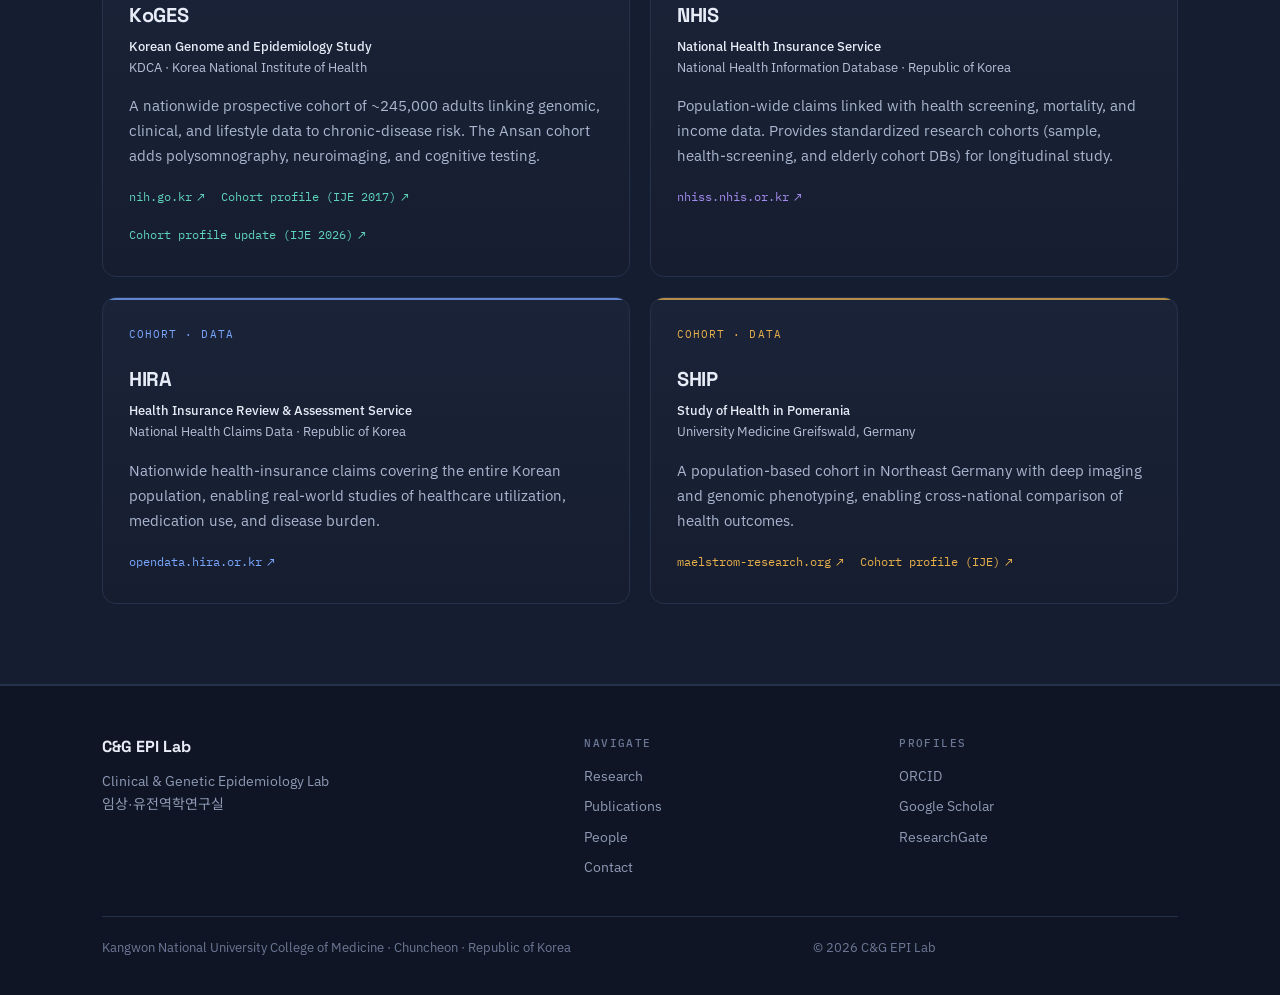
<file: people.html>
<!doctype html>
<html lang="en">
<head>
<meta charset="utf-8">
<meta name="viewport" content="width=device-width, initial-scale=1">
<title>People — C&amp;G EPI Lab</title>
<meta name="description" content="Principal investigator Soriul Kim, Ph.D., and members of the Clinical & Genetic Epidemiology Lab.">
<link rel="preconnect" href="https://fonts.googleapis.com">
<link rel="preconnect" href="https://fonts.gstatic.com" crossorigin>
<link href="https://fonts.googleapis.com/css2?family=Space+Grotesk:wght@400;500;700&family=IBM+Plex+Sans:wght@400;500;600&family=IBM+Plex+Mono:wght@400;500&family=Noto+Sans+KR:wght@300;400;500;700&display=swap" rel="stylesheet">
<link rel="icon" href="assets/favicon.svg" type="image/svg+xml">
<link rel="apple-touch-icon" href="assets/apple-touch-icon.png">
<link rel="stylesheet" href="assets/style.css">
</head>
<body>
<a class="skip" href="#main">Skip to content</a>

<header class="nav">
  <div class="wrap nav-in">
    <a class="brand" href="index.html">
      <svg width="30" height="19" viewBox="0 0 44 28" aria-hidden="true" style="color:#5fd4bb">
        <g fill="currentColor" opacity=".26">
          <circle cx="6" cy="6" r="1.7"/><circle cx="14" cy="6" r="1.7"/><circle cx="22" cy="6" r="1.7"/><circle cx="30" cy="6" r="1.7"/><circle cx="38" cy="6" r="1.7"/>
          <circle cx="6" cy="14" r="1.7"/><circle cx="14" cy="14" r="1.7"/><circle cx="22" cy="14" r="1.7"/><circle cx="30" cy="14" r="1.7"/><circle cx="38" cy="14" r="1.7"/>
          <circle cx="6" cy="22" r="1.7"/><circle cx="14" cy="22" r="1.7"/><circle cx="22" cy="22" r="1.7"/><circle cx="30" cy="22" r="1.7"/><circle cx="38" cy="22" r="1.7"/>
        </g>
        <path d="M6,22 L14,14 L22,14 L30,6 L38,6" fill="none" stroke="currentColor" stroke-width="1.8" stroke-linecap="round" stroke-linejoin="round" opacity=".45"/>
        <g fill="currentColor">
          <circle cx="6" cy="22" r="2.9"/><circle cx="14" cy="14" r="2.9"/><circle cx="22" cy="14" r="2.9"/><circle cx="30" cy="6" r="2.9"/><circle cx="38" cy="6" r="2.9"/>
        </g>
      </svg>
      <span>C&amp;G EPI Lab<small>Clinical &amp; Genetic Epidemiology Lab</small></span>
    </a>
    <nav class="menu" aria-label="Main">
      <a href="research.html">Research</a>
      <a href="publications.html">Publications</a>
      <a href="people.html" aria-current="page">People</a>
      <a href="contact.html">Contact</a>
    </nav>
    <a class="nav-cta" href="join.html">Join us</a>
    <button class="burger" aria-label="Open menu" aria-expanded="false"><span></span><span></span><span></span></button>
  </div>
</header>

<main id="main">

  <section class="phead">
    <div class="wrap">
      <p class="eyebrow">People</p>
      <h1>Who we are</h1>      
    </div>
  </section>

  <section class="section">
    <div class="wrap">
      <div class="pi">
        <div class="avatar" id="pi-photo">
          <img src="assets/Soriul Kim_KNU_2026_2.png" alt="Soriul Kim, Ph.D." width="400" height="400"
               onerror="this.remove();document.getElementById('pi-photo').classList.add('empty')">
        </div>
        <div>
          <h3>Soriul Kim, Ph.D., M.P.H.</h3>
          <p class="role">Principal Investigator · Assistant Professor</p>
          <p class="role-ko" lang="ko">강원대학교 의과대학 예방의학교실 조교수</p>
          <p>Dr. Soriul Kim is an epidemiologist whose research integrates genomics, medical imaging, sleep science, and population health to understand the biological mechanisms of disease and healthy aging. Through large-scale cohort studies and international collaborations, her laboratory develops evidence that advances precision prevention and improves population health.</p>
          <p class="ko" lang="ko" style="color:var(--dim);font-size:14.5px">김소리울 교수는 유전체, 의료영상, 수면과학, 인구건강을 융합한 역학 연구를 통해 질병의 발생 기전과 건강한 노화의 원리를 탐구하고 있습니다. 더불어 C&amp;G EPI Lab은 대규모 코호트와 국제 공동연구를 기반으로 정밀예방의학을 위한 근거를 창출하고, 인구집단의 건강 증진에 기여하는 연구를 수행하고 있습니다.</p>
          
          <ul class="cvlist">
            <li><b>2025 – present</b><span>Assistant Professor 
              <br>Department of Preventive Medicine, Kangwon National University College of Medicine              
              <br>Interdisciplinary Gradute Program in Medical Bigdata Convergence, Graduate School of Kangwon National University
            </span></li>
            <li><b>2024 – 2025</b><span>Assistant Professor <br>Department of Paramedicine, Seowon University</span></li>
            <li><b>2020 – 2022</b><span>Visiting Professor / Research Scholar (Post-doc.) <br>Division of Sleep Medicine, Perelman School of Medicine, University of Pennsylvania</span></li>
            <li><b>2016 – 2024</b><span>Research Professor <br>Institute of Human Genomic Study, Korea University College of Medicine</span></li>
            <li><b>2014 – 2016</b><span>Senior Researcher <br>Korea National Institute of Health, KDCA</span></li>
            <li><b>2011 - 2015</b><span>Ph.D. in Public Health (Molecular Genetics &amp; Clinical Epidemiology)<br>Yonsei University College of Medicine</span></li>
            <li><b>2007 - 2009</b><span>M.P.H. in Public Health (Epidemiology &amp; Biostatistics)<br>Yonsei University College of Medicine</span></li>
            <li><b>2001 - 2005</b><span>B.H.Sc. in Biomedical Laboratory Science<br>Yonsei University</span></li>
          </ul>

          <p style="margin-top:20px">
            <a class="btn btn-s" href="https://orcid.org/0000-0002-6161-1636" target="_blank" rel="noopener">ORCID</a>            
            <a class="btn btn-s" href="https://scholar.google.com/citations?user=LuosXZ0AAAAJ&amp;hl=ko" target="_blank" rel="noopener">Google Scholar</a>
                        <a class="btn btn-s" href="https://www.researchgate.net/profile/Soriul-Kim-2/research" target="_blank" rel="noopener">ResearchGate</a>            
          </p>
        </div>
      </div>
    </div>
  </section>

  <section class="section section-alt">
    <div class="wrap">
      <div class="shead">
        <div>
          <h2>Lab members</h2>
          <p>RESEARCHERS · GRADUATE STUDENTS · UNDERGRADUATE INTERNS</p>
        </div>
      </div>
      <div class="grid-3">
        <article class="member">
          <p class="m-role">Researcher</p>          
          <h3>Hye Ryeong Nam, M.P.H.</h3>
          <p class="m-ko">Korea National Institute of Health</p>
          <p>Quantitative multimodal health data and risk predictoin.</p>
          <div class="m-meta">
            <span>Imaging Biomarkers · Multimodal Data Integration · Risk Prediction Models</span>            
          </div>
        </article>

        <article class="member">
          <p class="m-role">Researcher</p>
          <h3>Jisun Choi, M.S.</h3>
          <p class="m-ko">Institute of Human Genomic Study, Korea University College of Medicine</p>
          <p>Quantitative multimodal health data and risk predictoin.</p>
          <div class="m-meta">
            <span>Sleep Architecture & Phenotyping · Multimodal Data Integration · Risk Prediction Models</span>            
          </div>
        </article>

        <article class="member">
          <p class="m-role">Medical Student Researcher</p>
          <h3>Jieun Jung</h3>
          <p class="m-ko">Department of Medicine, Kangwon National University College of Medicine</p>          
          <p>Data curation and preprocessing for cohort analyses.</p>
          <div class="m-meta">            
          </div>
        </article>
      </div>
    </div>
  </section>

  <section class="section">
    <div class="wrap">
      <div class="shead">
        <div>
          <h2>Collaborators</h2>          
        </div>
      </div>
      <div class="grid-3">
        <a class="card" style="--ch:#5fd4bb" href="https://ansancohort.korea.ac.kr/" target="_blank" rel="noopener">
          <span class="ch">Domestic</span>
          <h3>Korea University</h3>
          <p class="people"><b>Institute of Human Genomic Study, College of Medicine</b><br>Dr. Chol Shin · Dr. Nan Hee Kim · Dr. Ki Yeol Lee</p>
          <p>Long-standing collaboration on the KoGES Ansan cohort, genomic epidemiology, imaging, and long-term follow-up analyses.</p>
          <span class="visit">ansancohort.korea.ac.kr</span>
        </a>
        <a class="card" style="--ch:#a48cf0" href="https://www.med.upenn.edu/sleepctr/" target="_blank" rel="noopener">
          <span class="ch">International</span>
          <h3>Penn Sleep Centers</h3>
          <p class="people"><b>University of Pennsylvania</b><br>Dr. Allan I. Pack · Dr. Richard J. Schwab</p>
          <p>Sleep phenotyping, upper-airway imaging, and physiological characterization of obstructive sleep apnea.</p>
          <span class="visit">med.upenn.edu/sleepctr</span>
        </a>
        <a class="card" style="--ch:#a48cf0" href="https://www.dental.upenn.edu/" target="_blank" rel="noopener">
          <span class="ch">International</span>
          <h3>Penn Dental Medicine</h3>
          <p class="people"><b>University of Pennsylvania</b><br>Dr. Hyeran Helen Jeon</p>
          <p>Craniofacial and upper-airway imaging, cephalometric measurement, and dental-sleep phenotyping for OSA risk.</p>
          <span class="visit">dental.upenn.edu</span>
        </a>
        <a class="card" style="--ch:#7aa7ff" href="https://www.med.upenn.edu/sleepctr/sagic.html" target="_blank" rel="noopener">
          <span class="ch">Consortium</span>
          <h3>SAGIC</h3>
          <p class="people"><b>Sleep Apnea Global Interdisciplinary Consortium</b><br>Dr. Allan I. Pack · Dr. Richard J. Schwab · Dr. Peter Cistulli</p>
          <p>A worldwide, multi-ethnic consortium studying craniofacial risk factors, genetics, and personalized-medicine approaches to OSA.</p>
          <span class="visit">med.upenn.edu/sleepctr/sagic</span>
        </a>
        <a class="card" style="--ch:#5fd4bb" href="https://ncc-gcsp.ac.kr/n_index.jsp" target="_blank" rel="noopener">
          <span class="ch">Domestic</span>
          <h3>National Cancer Center</h3>
          <p class="people"><b>Graduate School of Cancer Science and Policy</b><br>Dr. Sun-Young Kim</p>
          <p>Collaboration on environmental exposure modeling, air-pollution epidemiology, and spatial analysis of disease risk.</p>
          <span class="visit">ncc-gcsp.ac.kr</span>
        </a>
        <a class="card" style="--ch:#e8b04b" href="https://www.unimedizin-greifswald.de/en/about-umg/" target="_blank" rel="noopener">
          <span class="ch">International</span>
          <h3>University Medicine Greifswald</h3>
          <p class="people"><b>Greifswald, Germany</b><br>Dr. Hans J. Grabe · Dr. Alexander Teumer</p>
          <p>Collaboration through the SHIP cohort on population imaging, genomics, and cross-national comparison of health phenotypes.</p>
          <span class="visit">unimedizin-greifswald.de</span>
        </a>
      </div>
    </div>
  </section>

  <section class="section section-alt">
    <div class="wrap">
      <div class="shead">
        <div>
          <h2>Cohorts &amp; data</h2>          
        </div>
      </div>
      <div class="grid-2">
        <article class="card" style="--ch:#5fd4bb">
          <span class="ch">Cohort · Data</span>
          <h3>KoGES</h3>
          <p class="people"><b>Korean Genome and Epidemiology Study</b><br>KDCA · Korea National Institute of Health</p>
          <p>A nationwide prospective cohort of ~245,000 adults linking genomic, clinical, and lifestyle data to chronic-disease risk. The Ansan cohort adds polysomnography, neuroimaging, and cognitive testing.</p>
          <div class="clinks">
            <a class="visit" href="https://www.nih.go.kr/ko/main/contents.do?menuNo=300563" target="_blank" rel="noopener">nih.go.kr</a>
            <a class="visit" href="https://academic.oup.com/ije/article/46/2/e20/2622834" target="_blank" rel="noopener">Cohort profile (IJE 2017)</a>
            <a class="visit" href="https://doi.org/10.1093/ije/dyag192" target="_blank" rel="noopener">Cohort profile update (IJE 2026)</a>
          </div>
        </article>
        <article class="card" style="--ch:#a48cf0">
          <span class="ch">Cohort · Data</span>
          <h3>NHIS</h3>
          <p class="people"><b>National Health Insurance Service</b><br>National Health Information Database · Republic of Korea</p>
          <p>Population-wide claims linked with health screening, mortality, and income data. Provides standardized research cohorts (sample, health-screening, and elderly cohort DBs) for longitudinal study.</p>
          <div class="clinks">
            <a class="visit" href="https://nhiss.nhis.or.kr/" target="_blank" rel="noopener">nhiss.nhis.or.kr</a>
          </div>
        </article>
        <article class="card" style="--ch:#7aa7ff">
          <span class="ch">Cohort · Data</span>
          <h3>HIRA</h3>
          <p class="people"><b>Health Insurance Review &amp; Assessment Service</b><br>National Health Claims Data · Republic of Korea</p>
          <p>Nationwide health-insurance claims covering the entire Korean population, enabling real-world studies of healthcare utilization, medication use, and disease burden.</p>
          <div class="clinks">
            <a class="visit" href="https://opendata.hira.or.kr/" target="_blank" rel="noopener">opendata.hira.or.kr</a>
          </div>
        </article>
        <article class="card" style="--ch:#e8b04b">
          <span class="ch">Cohort · Data</span>
          <h3>SHIP</h3>
          <p class="people"><b>Study of Health in Pomerania</b><br>University Medicine Greifswald, Germany</p>
          <p>A population-based cohort in Northeast Germany with deep imaging and genomic phenotyping, enabling cross-national comparison of health outcomes.</p>
          <div class="clinks">
            <a class="visit" href="https://www.maelstrom-research.org/study/ship" target="_blank" rel="noopener">maelstrom-research.org</a>
            <a class="visit" href="https://academic.oup.com/ije/article/51/6/e372/6555287" target="_blank" rel="noopener">Cohort profile (IJE)</a>
          </div>
        </article>
      </div>
    </div>
  </section>

</main>

<footer class="foot">
  <div class="wrap">
    <div class="foot-grid">
      <div>
        <strong>C&amp;G EPI Lab</strong>
        Clinical &amp; Genetic Epidemiology Lab<br>
        <span lang="ko">임상·유전역학연구실</span><br>
      </div>
      <div>
        <h5>Navigate</h5>
        <a href="research.html">Research</a>
        <a href="publications.html">Publications</a>
        <a href="people.html">People</a>
        <a href="contact.html">Contact</a>
      </div>
      <div>
        <h5>Profiles</h5>
        <a href="https://orcid.org/0000-0002-6161-1636" target="_blank" rel="noopener">ORCID</a>
        <a href="https://scholar.google.com/citations?user=LuosXZ0AAAAJ&amp;hl=ko" target="_blank" rel="noopener">Google Scholar</a>        
        <a href="https://www.researchgate.net/profile/Soriul-Kim-2/research" target="_blank" rel="noopener">ResearchGate</a>        
      </div>
    </div>
    <div class="foot-bot">
      <span>Kangwon National University College of Medicine · Chuncheon · Republic of Korea</span>
      <span>© 2026 C&amp;G EPI Lab</span>
    </div>
  </div>
</footer>

<script src="assets/main.js"></script>
</body>
</html>
</file>
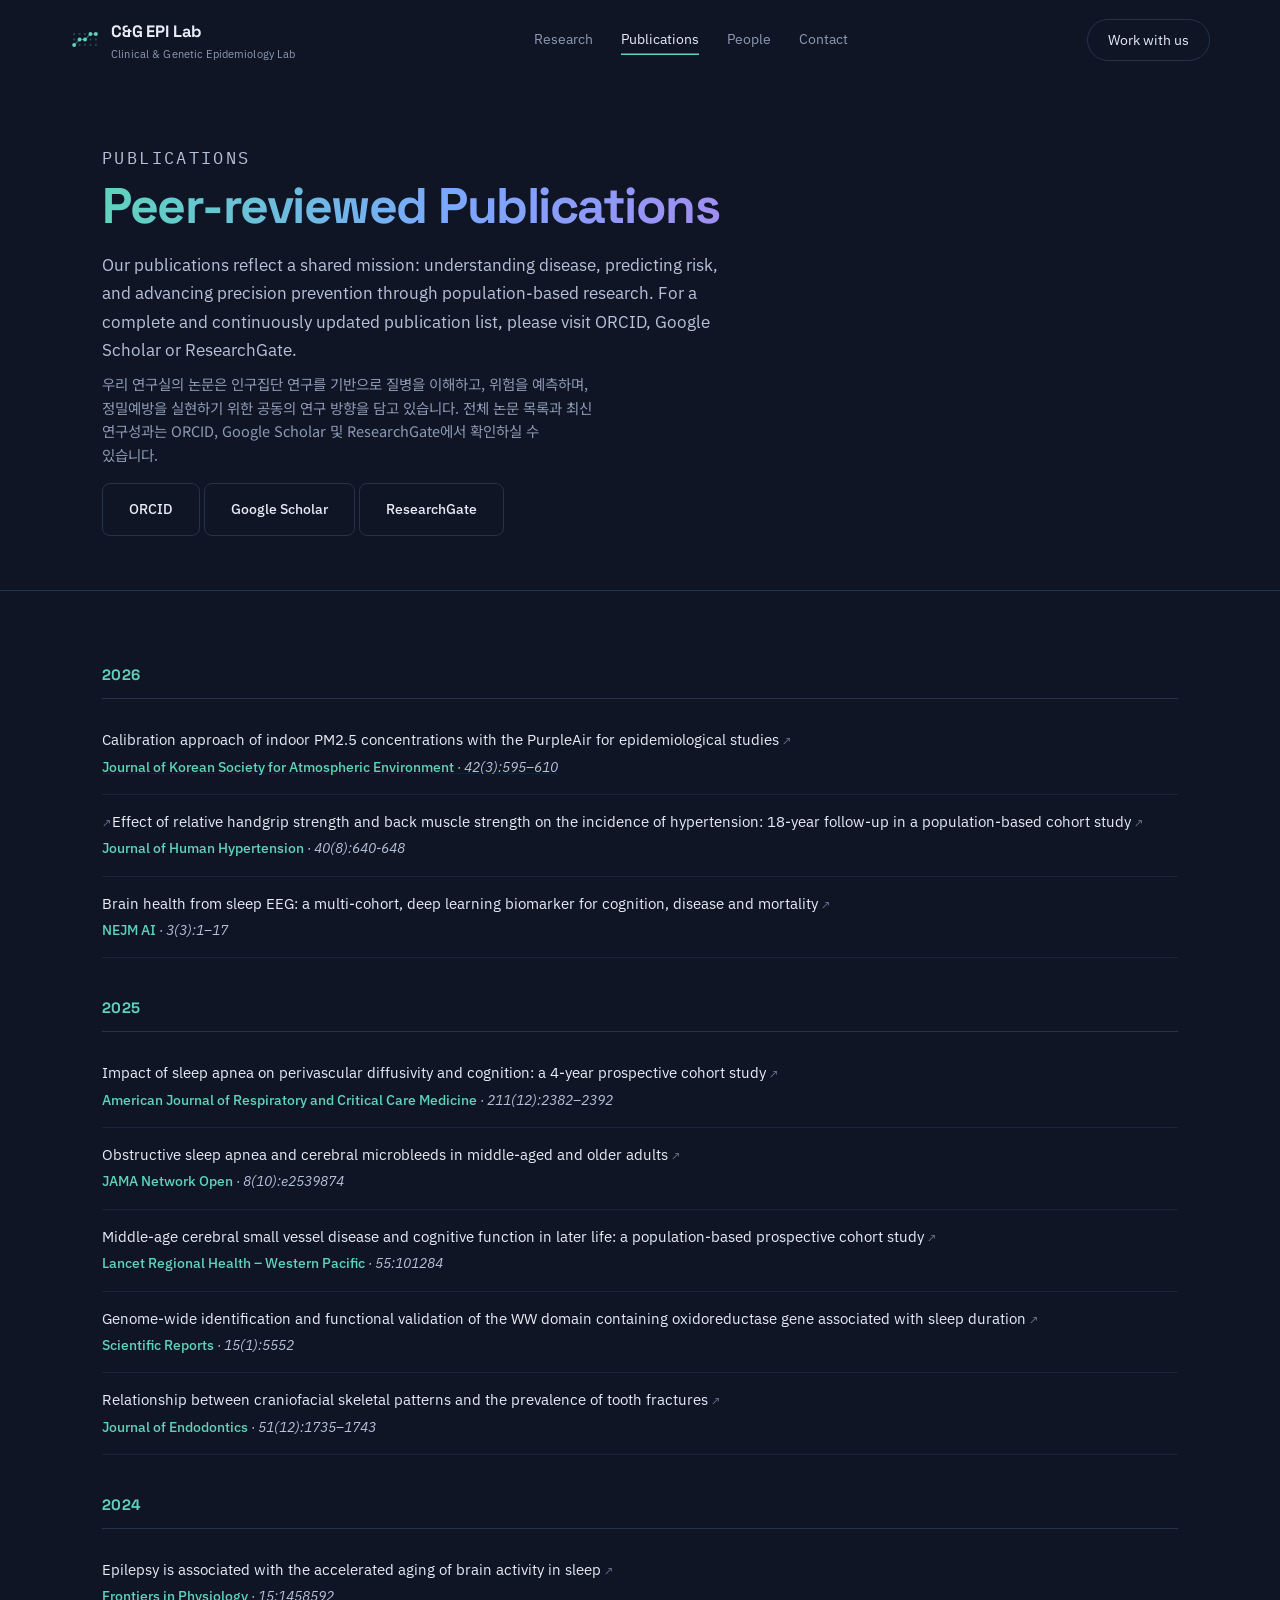
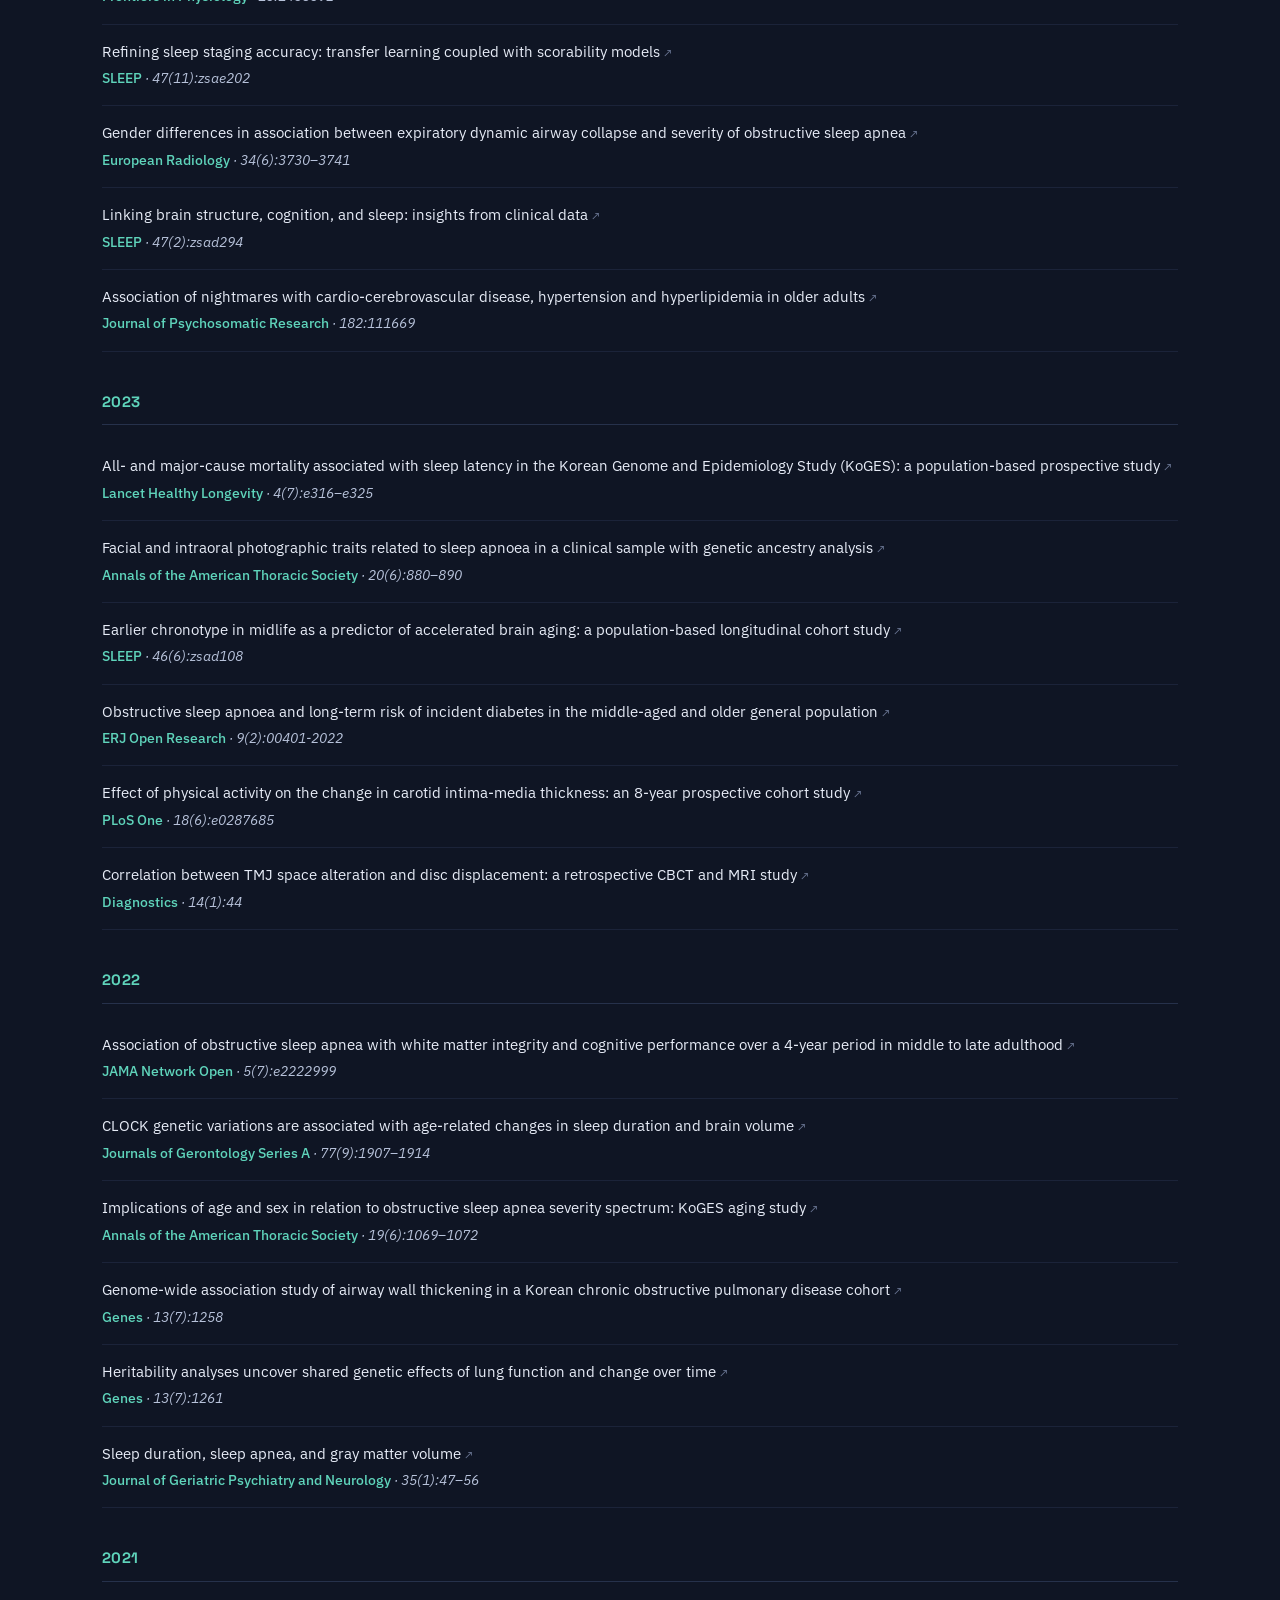
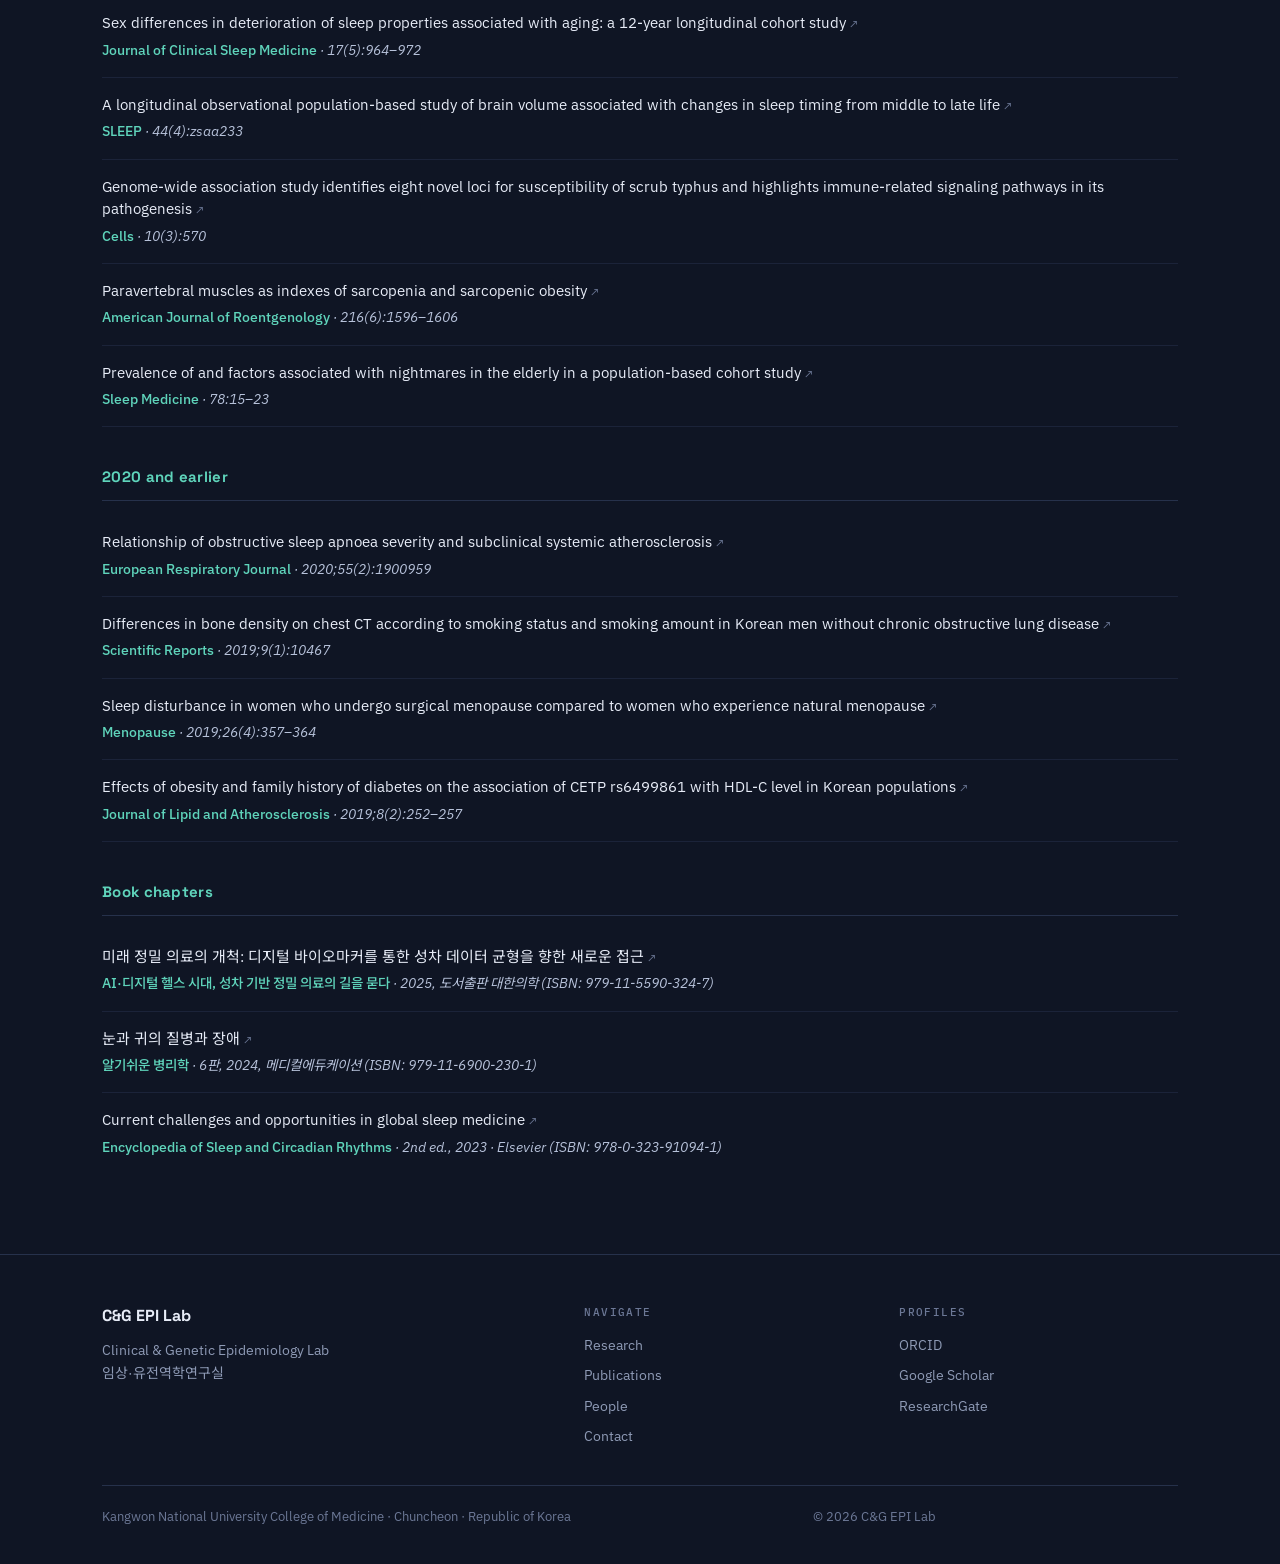
<file: publications.html>
<!DOCTYPE html>

<html lang="en">
<head>
<meta charset="utf-8"/>
<meta content="width=device-width, initial-scale=1" name="viewport"/>
<title>Publications — C&amp;G EPI Lab</title>
<meta content="Peer-reviewed publications of the Clinical &amp; Genetic Epidemiology Lab, Kangwon National University College of Medicine." name="description"/>
<link href="https://fonts.googleapis.com" rel="preconnect"/>
<link crossorigin="" href="https://fonts.gstatic.com" rel="preconnect"/>
<link href="https://fonts.googleapis.com/css2?family=Space+Grotesk:wght@400;500;700&amp;family=IBM+Plex+Sans:wght@400;500;600&amp;family=IBM+Plex+Mono:wght@400;500&amp;family=Noto+Sans+KR:wght@300;400;500;700&amp;display=swap" rel="stylesheet"/>
<link href="assets/favicon.svg" rel="icon" type="image/svg+xml"/>
<link href="assets/apple-touch-icon.png" rel="apple-touch-icon"/>
<link href="assets/style.css" rel="stylesheet"/>
<style>
.pub .title a{
  color:inherit;
  text-decoration:none;
  transition:color .15s ease;
}
.pub .title a:hover,
.pub .title a:focus-visible{
  color:var(--mint);
}
.pub .title a::after{
  content:" ↗";
  font-size:.78em;
  color:var(--faint);
}
</style></head>
<body>
<a class="skip" href="#main">Skip to content</a>
<header class="nav">
<div class="wrap nav-in">
<a class="brand" href="index.html">
<svg aria-hidden="true" height="19" style="color:#5fd4bb" viewbox="0 0 44 28" width="30">
<g fill="currentColor" opacity=".26">
<circle cx="6" cy="6" r="1.7"></circle><circle cx="14" cy="6" r="1.7"></circle><circle cx="22" cy="6" r="1.7"></circle><circle cx="30" cy="6" r="1.7"></circle><circle cx="38" cy="6" r="1.7"></circle>
<circle cx="6" cy="14" r="1.7"></circle><circle cx="14" cy="14" r="1.7"></circle><circle cx="22" cy="14" r="1.7"></circle><circle cx="30" cy="14" r="1.7"></circle><circle cx="38" cy="14" r="1.7"></circle>
<circle cx="6" cy="22" r="1.7"></circle><circle cx="14" cy="22" r="1.7"></circle><circle cx="22" cy="22" r="1.7"></circle><circle cx="30" cy="22" r="1.7"></circle><circle cx="38" cy="22" r="1.7"></circle>
</g>
<path d="M6,22 L14,14 L22,14 L30,6 L38,6" fill="none" opacity=".45" stroke="currentColor" stroke-linecap="round" stroke-linejoin="round" stroke-width="1.8"></path>
<g fill="currentColor">
<circle cx="6" cy="22" r="2.9"></circle><circle cx="14" cy="14" r="2.9"></circle><circle cx="22" cy="14" r="2.9"></circle><circle cx="30" cy="6" r="2.9"></circle><circle cx="38" cy="6" r="2.9"></circle>
</g>
</svg>
<span>C&amp;G EPI Lab<small>Clinical &amp; Genetic Epidemiology Lab</small></span>
</a>
<nav aria-label="Main" class="menu">
<a href="research.html">Research</a>
<a aria-current="page" href="publications.html">Publications</a>
<a href="people.html">People</a>
<a href="contact.html">Contact</a>
</nav>
<a class="nav-cta" href="join.html">Work with us</a>
<button aria-expanded="false" aria-label="Open menu" class="burger"><span></span><span></span><span></span></button>
</div>
</header>
<main id="main">
<section class="phead">
<div class="wrap">
<p class="eyebrow">Publications</p>
<h1 style="background:linear-gradient(100deg,#5fd4bb 0%,#7aa7ff 55%,#a48cf0 100%);-webkit-background-clip:text;background-clip:text;color:transparent">Peer-reviewed Publications</h1>
<p>Our publications reflect a shared mission: understanding disease, predicting risk, and advancing precision prevention through population-based research. For a complete and continuously updated publication list, please visit ORCID, Google Scholar or ResearchGate.</p>
<p class="ko" lang="ko">우리 연구실의 논문은 인구집단 연구를 기반으로 질병을 이해하고, 위험을 예측하며, 정밀예방을 실현하기 위한 공동의 연구 방향을 담고 있습니다. 전체 논문 목록과 최신 연구성과는 ORCID, Google Scholar 및 ResearchGate에서 확인하실 수 있습니다.</p>
<p style="margin-top:16px">
<a class="btn btn-s" href="https://orcid.org/0000-0002-6161-1636" rel="noopener" target="_blank">ORCID</a>
<a class="btn btn-s" href="https://scholar.google.com/citations?user=LuosXZ0AAAAJ&amp;hl=ko" rel="noopener" target="_blank">Google Scholar</a>
<a class="btn btn-s" href="https://www.researchgate.net/profile/Soriul-Kim-2/research" rel="noopener" target="_blank">ResearchGate</a>  
</p>
</div>
</section>
<section class="section">
<div class="wrap">
<h2 class="year">2026</h2>
<div class="pub">
<p class="title"><a href="https://doi.org/10.5572/KOSAE.2026.42.3.595" rel="noopener" target="_blank" title="Open DOI: 10.5572/KOSAE.2026.42.3.595">Calibration approach of indoor PM2.5 concentrations with the PurpleAir for epidemiological studies</p>
<p class="venue"><b>Journal of Korean Society for Atmospheric Environment</b> · 42(3):595–610</p>
</div>  
<div class="pub">
<p class="title"><a href="https://doi.org/10.1038/s41371-026-01165-2" rel="noopener" target="_blank" title="Open DOI: 10.1038/s41371-026-01165-2">Effect of relative handgrip strength and back muscle strength on the incidence of hypertension: 18-year follow-up in a population-based cohort study</a></p>
<p class="venue"><b>Journal of Human Hypertension</b> · 40(8):640-648</p>
</div>
<div class="pub">
<p class="title"><a href="https://doi.org/10.1056/aioa2500487" rel="noopener" target="_blank" title="Open DOI: 10.1056/aioa2500487">Brain health from sleep EEG: a multi-cohort, deep learning biomarker for cognition, disease and mortality</a></p>
<p class="venue"><b>NEJM AI</b> · 3(3):1–17</p>
</div>
<h2 class="year">2025</h2>
<div class="pub">
<p class="title"><a href="https://doi.org/10.1164/rccm.202411-2221OC" rel="noopener" target="_blank" title="Open DOI: 10.1164/rccm.202411-2221OC">Impact of sleep apnea on perivascular diffusivity and cognition: a 4-year prospective cohort study</a></p>
<p class="venue"><b>American Journal of Respiratory and Critical Care Medicine</b> · 211(12):2382–2392</p>
</div>
<div class="pub">
<p class="title"><a href="https://doi.org/10.1001/jamanetworkopen.2025.39874" rel="noopener" target="_blank" title="Open DOI: 10.1001/jamanetworkopen.2025.39874">Obstructive sleep apnea and cerebral microbleeds in middle-aged and older adults</a></p>
<p class="venue"><b>JAMA Network Open</b> · 8(10):e2539874</p>
</div>
<div class="pub">
<p class="title"><a href="https://doi.org/10.1016/j.lanwpc.2024.101284" rel="noopener" target="_blank" title="Open DOI: 10.1016/j.lanwpc.2024.101284">Middle-age cerebral small vessel disease and cognitive function in later life: a population-based prospective cohort study</a></p>
<p class="venue"><b>Lancet Regional Health – Western Pacific</b> · 55:101284</p>
</div>
<div class="pub">
<p class="title"><a href="https://doi.org/10.1038/s41598-024-81158-8" rel="noopener" target="_blank" title="Open DOI: 10.1038/s41598-024-81158-8">Genome-wide identification and functional validation of the WW domain containing oxidoreductase gene associated with sleep duration</a></p>
<p class="venue"><b>Scientific Reports</b> · 15(1):5552</p>
</div>
<div class="pub">
<p class="title"><a href="https://doi.org/10.1016/j.joen.2025.08.013" rel="noopener" target="_blank" title="Open DOI: 10.1016/j.joen.2025.08.013">Relationship between craniofacial skeletal patterns and the prevalence of tooth fractures</a></p>
<p class="venue"><b>Journal of Endodontics</b> · 51(12):1735–1743</p>
</div>
<h2 class="year">2024</h2>
<div class="pub">
<p class="title"><a href="https://doi.org/10.3389/fphys.2024.1458592" rel="noopener" target="_blank" title="Open DOI: 10.3389/fphys.2024.1458592">Epilepsy is associated with the accelerated aging of brain activity in sleep</a></p>
<p class="venue"><b>Frontiers in Physiology</b> · 15:1458592</p>
</div>
<div class="pub">
<p class="title"><a href="https://doi.org/10.1093/sleep/zsae202" rel="noopener" target="_blank" title="Open DOI: 10.1093/sleep/zsae202">Refining sleep staging accuracy: transfer learning coupled with scorability models</a></p>
<p class="venue"><b>SLEEP</b> · 47(11):zsae202</p>
</div>
<div class="pub">
<p class="title"><a href="https://doi.org/10.1007/s00330-023-10322-x" rel="noopener" target="_blank" title="Open DOI: 10.1007/s00330-023-10322-x">Gender differences in association between expiratory dynamic airway collapse and severity of obstructive sleep apnea</a></p>
<p class="venue"><b>European Radiology</b> · 34(6):3730–3741</p>
</div>
<div class="pub">
<p class="title"><a href="https://doi.org/10.1093/sleep/zsad294" rel="noopener" target="_blank" title="Open DOI: 10.1093/sleep/zsad294">Linking brain structure, cognition, and sleep: insights from clinical data</a></p>
<p class="venue"><b>SLEEP</b> · 47(2):zsad294</p>
</div>
<div class="pub">
<p class="title"><a href="https://doi.org/10.1016/j.jpsychores.2024.111669" rel="noopener" target="_blank" title="Open DOI: 10.1016/j.jpsychores.2024.111669">Association of nightmares with cardio-cerebrovascular disease, hypertension and hyperlipidemia in older adults</a></p>
<p class="venue"><b>Journal of Psychosomatic Research</b> · 182:111669</p>
</div>
<h2 class="year">2023</h2>
<div class="pub">
<p class="title"><a href="https://doi.org/10.1016/S2666-7568(23)00080-6" rel="noopener" target="_blank" title="Open DOI: 10.1016/S2666-7568(23)00080-6">All- and major-cause mortality associated with sleep latency in the Korean Genome and Epidemiology Study (KoGES): a population-based prospective study</a></p>
<p class="venue"><b>Lancet Healthy Longevity</b> · 4(7):e316–e325</p>
</div>
<div class="pub">
<p class="title"><a href="https://doi.org/10.1513/AnnalsATS.202207-577OC" rel="noopener" target="_blank" title="Open DOI: 10.1513/AnnalsATS.202207-577OC">Facial and intraoral photographic traits related to sleep apnoea in a clinical sample with genetic ancestry analysis</a></p>
<p class="venue"><b>Annals of the American Thoracic Society</b> · 20(6):880–890</p>
</div>
<div class="pub">
<p class="title"><a href="https://doi.org/10.1093/sleep/zsad108" rel="noopener" target="_blank" title="Open DOI: 10.1093/sleep/zsad108">Earlier chronotype in midlife as a predictor of accelerated brain aging: a population-based longitudinal cohort study</a></p>
<p class="venue"><b>SLEEP</b> · 46(6):zsad108</p>
</div>
<div class="pub">
<p class="title"><a href="https://doi.org/10.1183/23120541.00401-2022" rel="noopener" target="_blank" title="Open DOI: 10.1183/23120541.00401-2022">Obstructive sleep apnoea and long-term risk of incident diabetes in the middle-aged and older general population</a></p>
<p class="venue"><b>ERJ Open Research</b> · 9(2):00401-2022</p>
</div>
<div class="pub">
<p class="title"><a href="https://doi.org/10.1371/journal.pone.0287685" rel="noopener" target="_blank" title="Open DOI: 10.1371/journal.pone.0287685">Effect of physical activity on the change in carotid intima-media thickness: an 8-year prospective cohort study</a></p>
<p class="venue"><b>PLoS One</b> · 18(6):e0287685</p>
</div>
<div class="pub">
<p class="title"><a href="https://doi.org/10.3390/diagnostics14010044" rel="noopener" target="_blank" title="Open DOI: 10.3390/diagnostics14010044">Correlation between TMJ space alteration and disc displacement: a retrospective CBCT and MRI study</a></p>
<p class="venue"><b>Diagnostics</b> · 14(1):44</p>
</div>
<h2 class="year">2022</h2>
<div class="pub">
<p class="title"><a href="https://doi.org/10.1001/jamanetworkopen.2022.22999" rel="noopener" target="_blank" title="Open DOI: 10.1001/jamanetworkopen.2022.22999">Association of obstructive sleep apnea with white matter integrity and cognitive performance over a 4-year period in middle to late adulthood</a></p>
<p class="venue"><b>JAMA Network Open</b> · 5(7):e2222999</p>
</div>
<div class="pub">
<p class="title"><a href="https://doi.org/10.1093/gerona/glab365" rel="noopener" target="_blank" title="Open DOI: 10.1093/gerona/glab365">CLOCK genetic variations are associated with age-related changes in sleep duration and brain volume</a></p>
<p class="venue"><b>Journals of Gerontology Series A</b> · 77(9):1907–1914</p>
</div>
<div class="pub">
<p class="title"><a href="https://doi.org/10.1513/AnnalsATS.202112-1339RL" rel="noopener" target="_blank" title="Open DOI: 10.1513/AnnalsATS.202112-1339RL">Implications of age and sex in relation to obstructive sleep apnea severity spectrum: KoGES aging study</a></p>
<p class="venue"><b>Annals of the American Thoracic Society</b> · 19(6):1069–1072</p>
</div>
<div class="pub">
<p class="title"><a href="https://doi.org/10.3390/genes13071258" rel="noopener" target="_blank" title="Open DOI: 10.3390/genes13071258">Genome-wide association study of airway wall thickening in a Korean chronic obstructive pulmonary disease cohort</a></p>
<p class="venue"><b>Genes</b> · 13(7):1258</p>
</div>
<div class="pub">
<p class="title"><a href="https://doi.org/10.3390/genes13071261" rel="noopener" target="_blank" title="Open DOI: 10.3390/genes13071261">Heritability analyses uncover shared genetic effects of lung function and change over time</a></p>
<p class="venue"><b>Genes</b> · 13(7):1261</p>
</div>
<div class="pub">
<p class="title"><a href="https://doi.org/10.1177/0891988720988918" rel="noopener" target="_blank" title="Open DOI: 10.1177/0891988720988918">Sleep duration, sleep apnea, and gray matter volume</a></p>
<p class="venue"><b>Journal of Geriatric Psychiatry and Neurology</b> · 35(1):47–56</p>
</div>
<h2 class="year">2021</h2>
<div class="pub">
<p class="title"><a href="https://doi.org/10.5664/jcsm.9072" rel="noopener" target="_blank" title="Open DOI: 10.5664/jcsm.9072">Sex differences in deterioration of sleep properties associated with aging: a 12-year longitudinal cohort study</a></p>
<p class="venue"><b>Journal of Clinical Sleep Medicine</b> · 17(5):964–972</p>
</div>
<div class="pub">
<p class="title"><a href="https://doi.org/10.1093/sleep/zsaa233" rel="noopener" target="_blank" title="Open DOI: 10.1093/sleep/zsaa233">A longitudinal observational population-based study of brain volume associated with changes in sleep timing from middle to late life</a></p>
<p class="venue"><b>SLEEP</b> · 44(4):zsaa233</p>
</div>
<div class="pub">
<p class="title"><a href="https://doi.org/10.3390/cells10030570" rel="noopener" target="_blank" title="Open DOI: 10.3390/cells10030570">Genome-wide association study identifies eight novel loci for susceptibility of scrub typhus and highlights immune-related signaling pathways in its pathogenesis</a></p>
<p class="venue"><b>Cells</b> · 10(3):570</p>
</div>
<div class="pub">
<p class="title"><a href="https://doi.org/10.2214/AJR.20.22934" rel="noopener" target="_blank" title="Open DOI: 10.2214/AJR.20.22934">Paravertebral muscles as indexes of sarcopenia and sarcopenic obesity</a></p>
<p class="venue"><b>American Journal of Roentgenology</b> · 216(6):1596–1606</p>
</div>
<div class="pub">
<p class="title"><a href="https://doi.org/10.1016/j.sleep.2020.11.039" rel="noopener" target="_blank" title="Open DOI: 10.1016/j.sleep.2020.11.039">Prevalence of and factors associated with nightmares in the elderly in a population-based cohort study</a></p>
<p class="venue"><b>Sleep Medicine</b> · 78:15–23</p>
</div>
<h2 class="year">2020 and earlier</h2>
<div class="pub">
<p class="title"><a href="https://doi.org/10.1183/13993003.00959-2019" rel="noopener" target="_blank" title="Open DOI: 10.1183/13993003.00959-2019">Relationship of obstructive sleep apnoea severity and subclinical systemic atherosclerosis</a></p>
<p class="venue"><b>European Respiratory Journal</b> · 2020;55(2):1900959</p>
</div>
<div class="pub">
<p class="title"><a href="https://doi.org/10.1038/s41598-019-46830-4" rel="noopener" target="_blank" title="Open DOI: 10.1038/s41598-019-46830-4">Differences in bone density on chest CT according to smoking status and smoking amount in Korean men without chronic obstructive lung disease</a></p>
<p class="venue"><b>Scientific Reports</b> · 2019;9(1):10467</p>
</div>
<div class="pub">
<p class="title"><a href="https://doi.org/10.1097/GME.0000000000001257" rel="noopener" target="_blank" title="Open DOI: 10.1097/GME.0000000000001257">Sleep disturbance in women who undergo surgical menopause compared to women who experience natural menopause</a></p>
<p class="venue"><b>Menopause</b> · 2019;26(4):357–364</p>
</div>
<div class="pub">
<p class="title"><a href="https://doi.org/10.12997/jla.2019.8.2.252" rel="noopener" target="_blank" title="Open DOI: 10.12997/jla.2019.8.2.252">Effects of obesity and family history of diabetes on the association of CETP rs6499861 with HDL-C level in Korean populations</a></p>
<p class="venue"><b>Journal of Lipid and Atherosclerosis</b> · 2019;8(2):252–257</p>
</div>
<h2 class="year">Book chapters</h2>
<div class="pub">
<p class="title" lang="ko"><a href="https://product.kyobobook.co.kr/detail/S000219616959" rel="noopener" target="_blank">미래 정밀 의료의 개척: 디지털 바이오마커를 통한 성차 데이터 균형을 향한 새로운 접근</a></p>
<p class="venue" lang="ko"><b>AI·디지털 헬스 시대, 성차 기반 정밀 의료의 길을 묻다</b> · 2025, 도서출판 대한의학 (ISBN: 979-11-5590-324-7)</p>
</div>
<div class="pub">
<p class="title" lang="ko"><a href="https://product.kyobobook.co.kr/detail/S000214158633" rel="noopener" target="_blank">눈과 귀의 질병과 장애</a></p>
<p class="venue" lang="ko"><b>알기쉬운 병리학</b> · 6판, 2024, 메디컬에듀케이션 (ISBN: 979-11-6900-230-1)</p>
</div>  
<div class="pub">
<p class="title"><a href="https://www.sciencedirect.com/referencework/9780323910941/encyclopedia-of-sleep-and-circadian-rhythms" rel="noopener" target="_blank">Current challenges and opportunities in global sleep medicine</a></p>
<p class="venue"><b>Encyclopedia of Sleep and Circadian Rhythms</b> · 2nd ed., 2023 · Elsevier (ISBN: 978-0-323-91094-1)</p>
</div>
</div>
</section>
</main>
<footer class="foot">
<div class="wrap">
<div class="foot-grid">
<div>
<strong>C&amp;G EPI Lab</strong>
        Clinical &amp; Genetic Epidemiology Lab<br/>
<span lang="ko">임상·유전역학연구실</span><br/>
</div>
<div>
<h5>Navigate</h5>
<a href="research.html">Research</a>
<a href="publications.html">Publications</a>
<a href="people.html">People</a>
<a href="contact.html">Contact</a>
</div>
<div>
<h5>Profiles</h5>
<a href="https://orcid.org/0000-0002-6161-1636" rel="noopener" target="_blank">ORCID</a>
<a href="https://scholar.google.com/citations?user=LuosXZ0AAAAJ&amp;hl=ko" rel="noopener" target="_blank">Google Scholar</a>
<a href="https://www.researchgate.net/profile/Soriul-Kim-2/research" rel="noopener" target="_blank">ResearchGate</a>
</div>
</div>
<div class="foot-bot">
<span>Kangwon National University College of Medicine · Chuncheon · Republic of Korea</span>
<span>© 2026 C&amp;G EPI Lab</span>
</div>
</div>
</footer>
<script src="assets/main.js"></script>
</body>
</html>
</file>
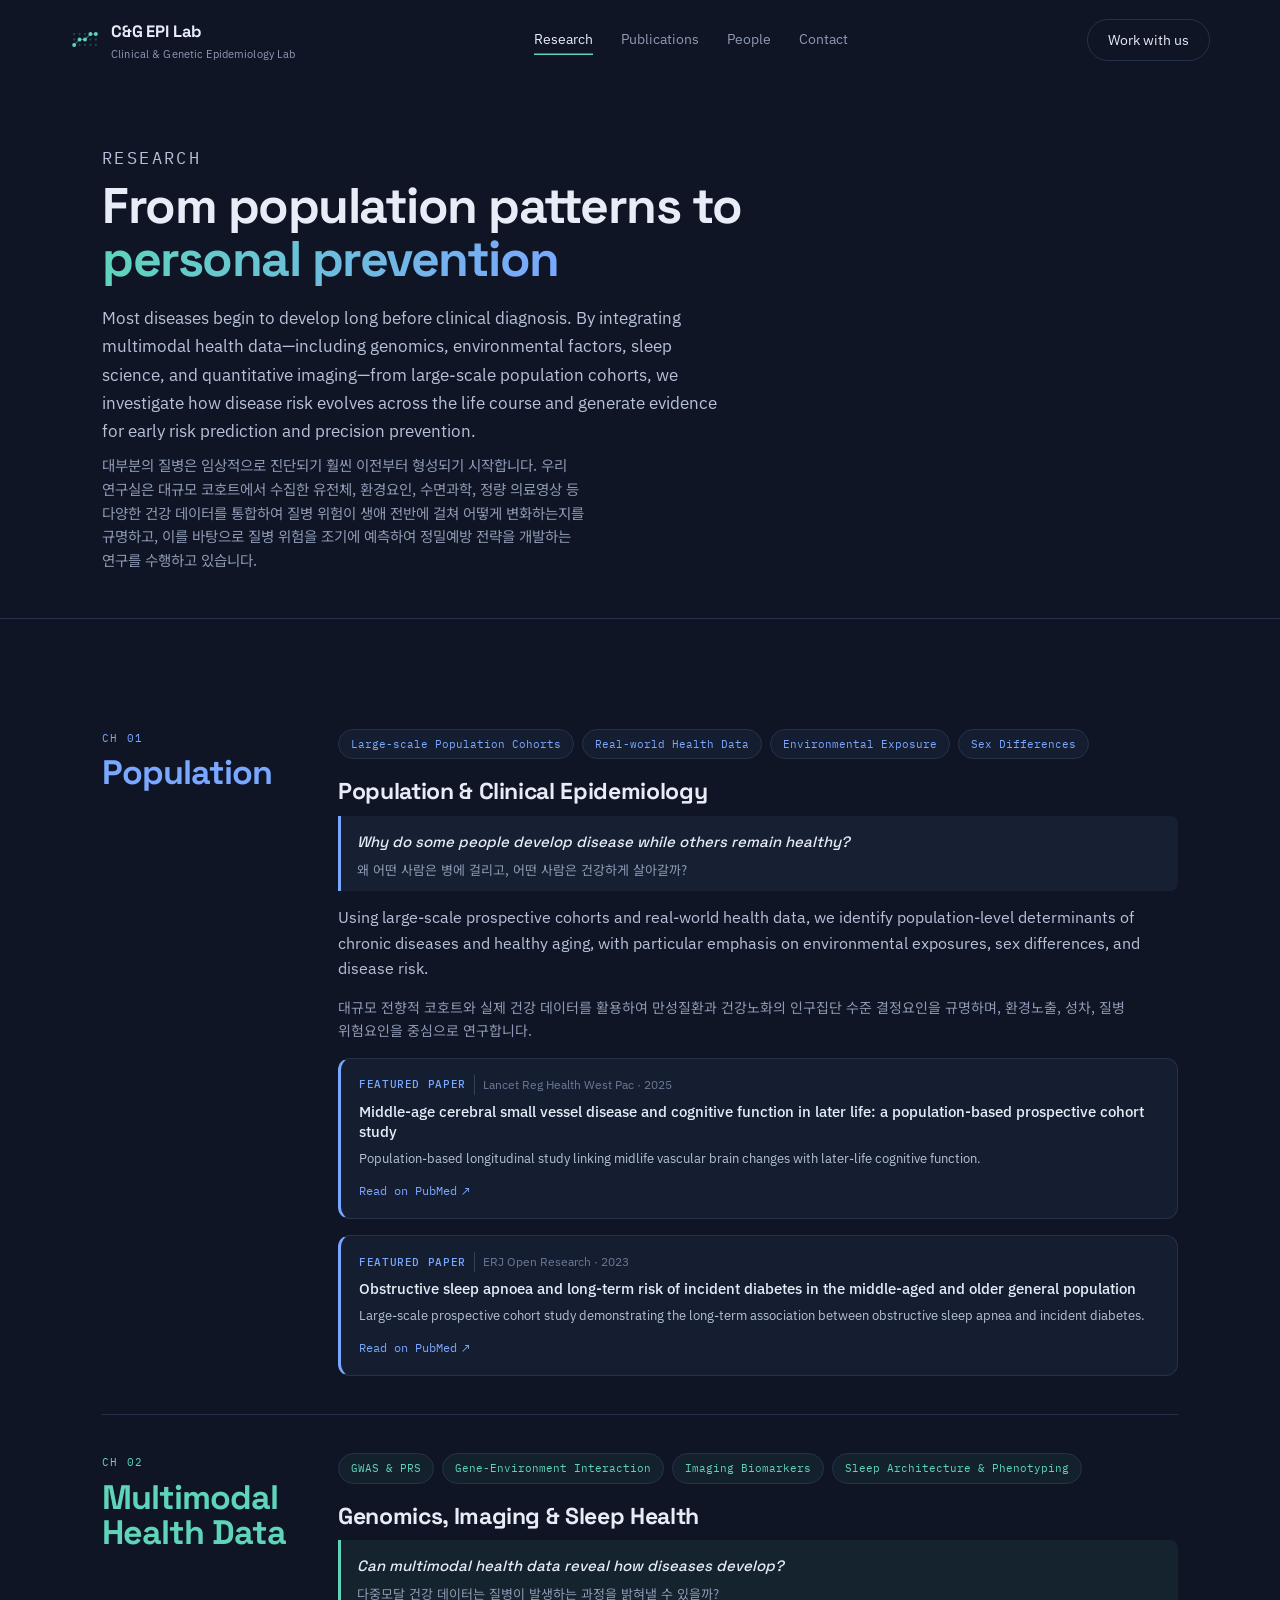
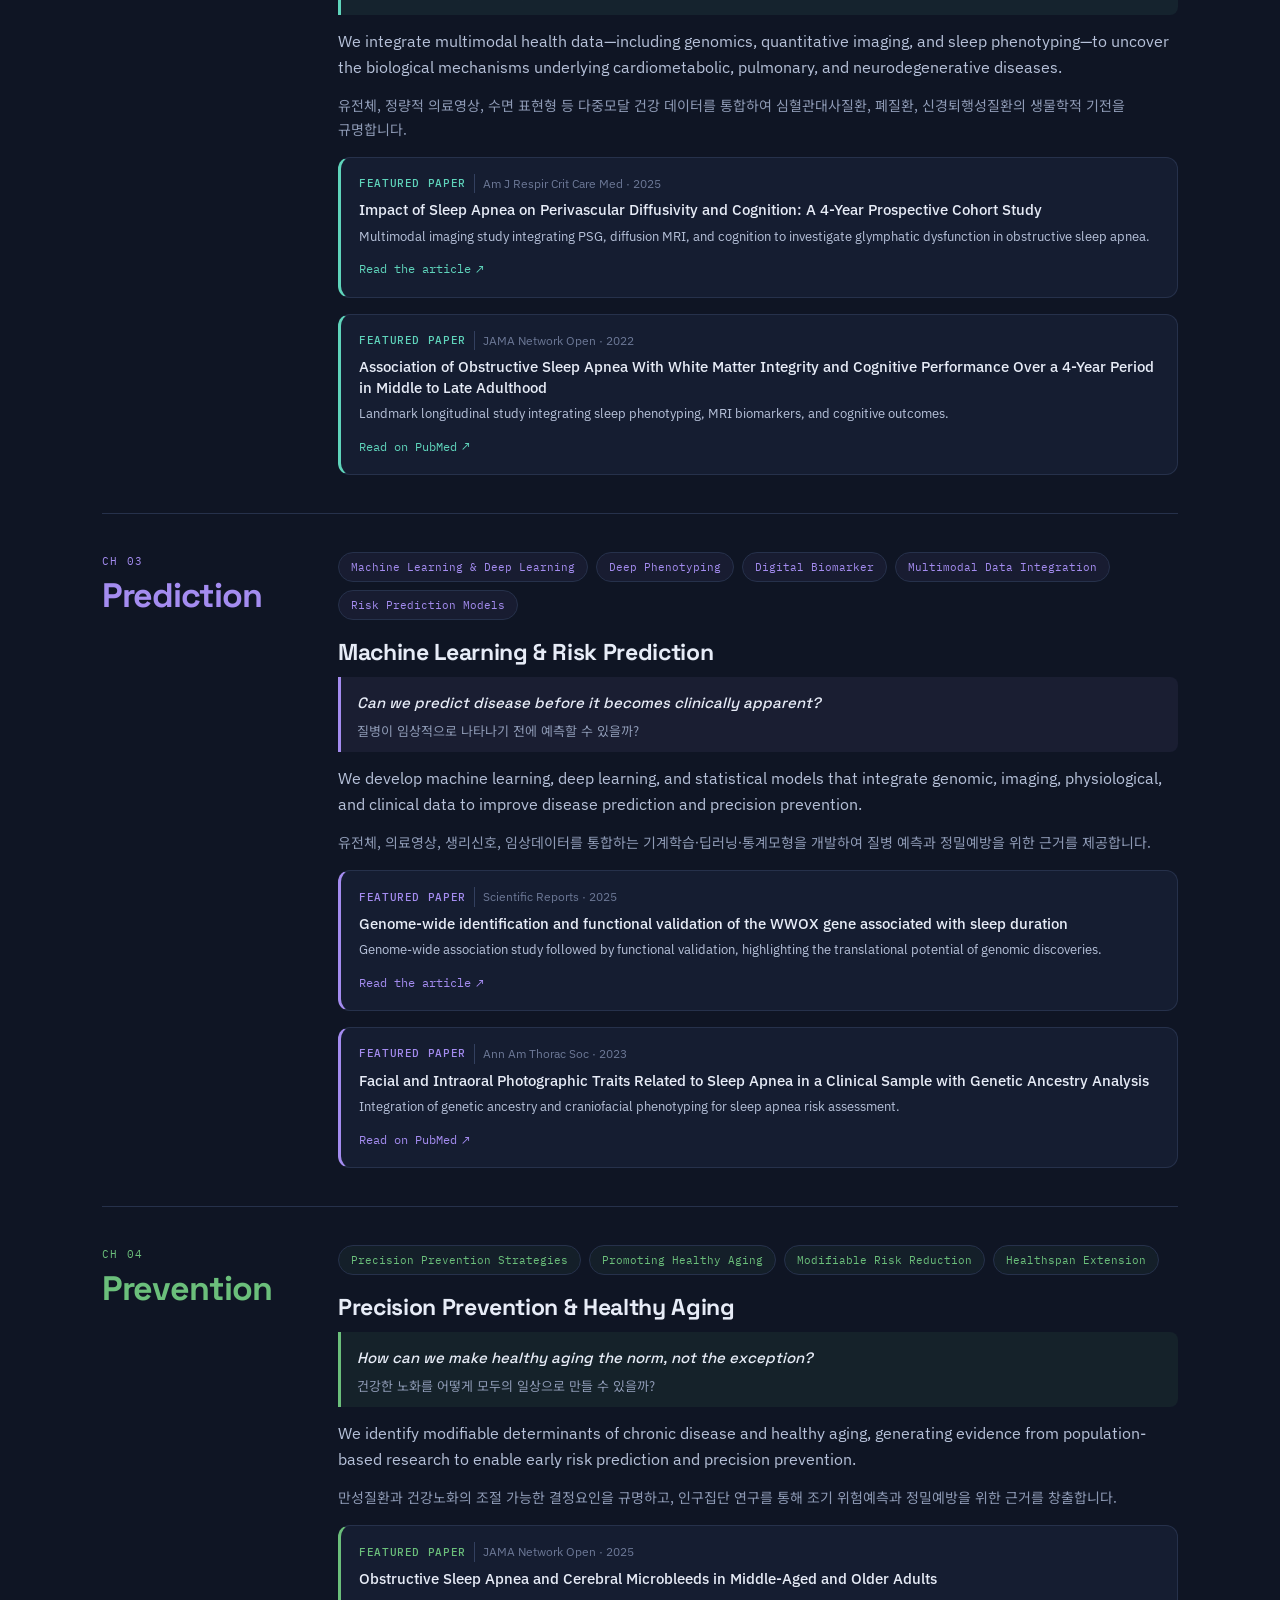
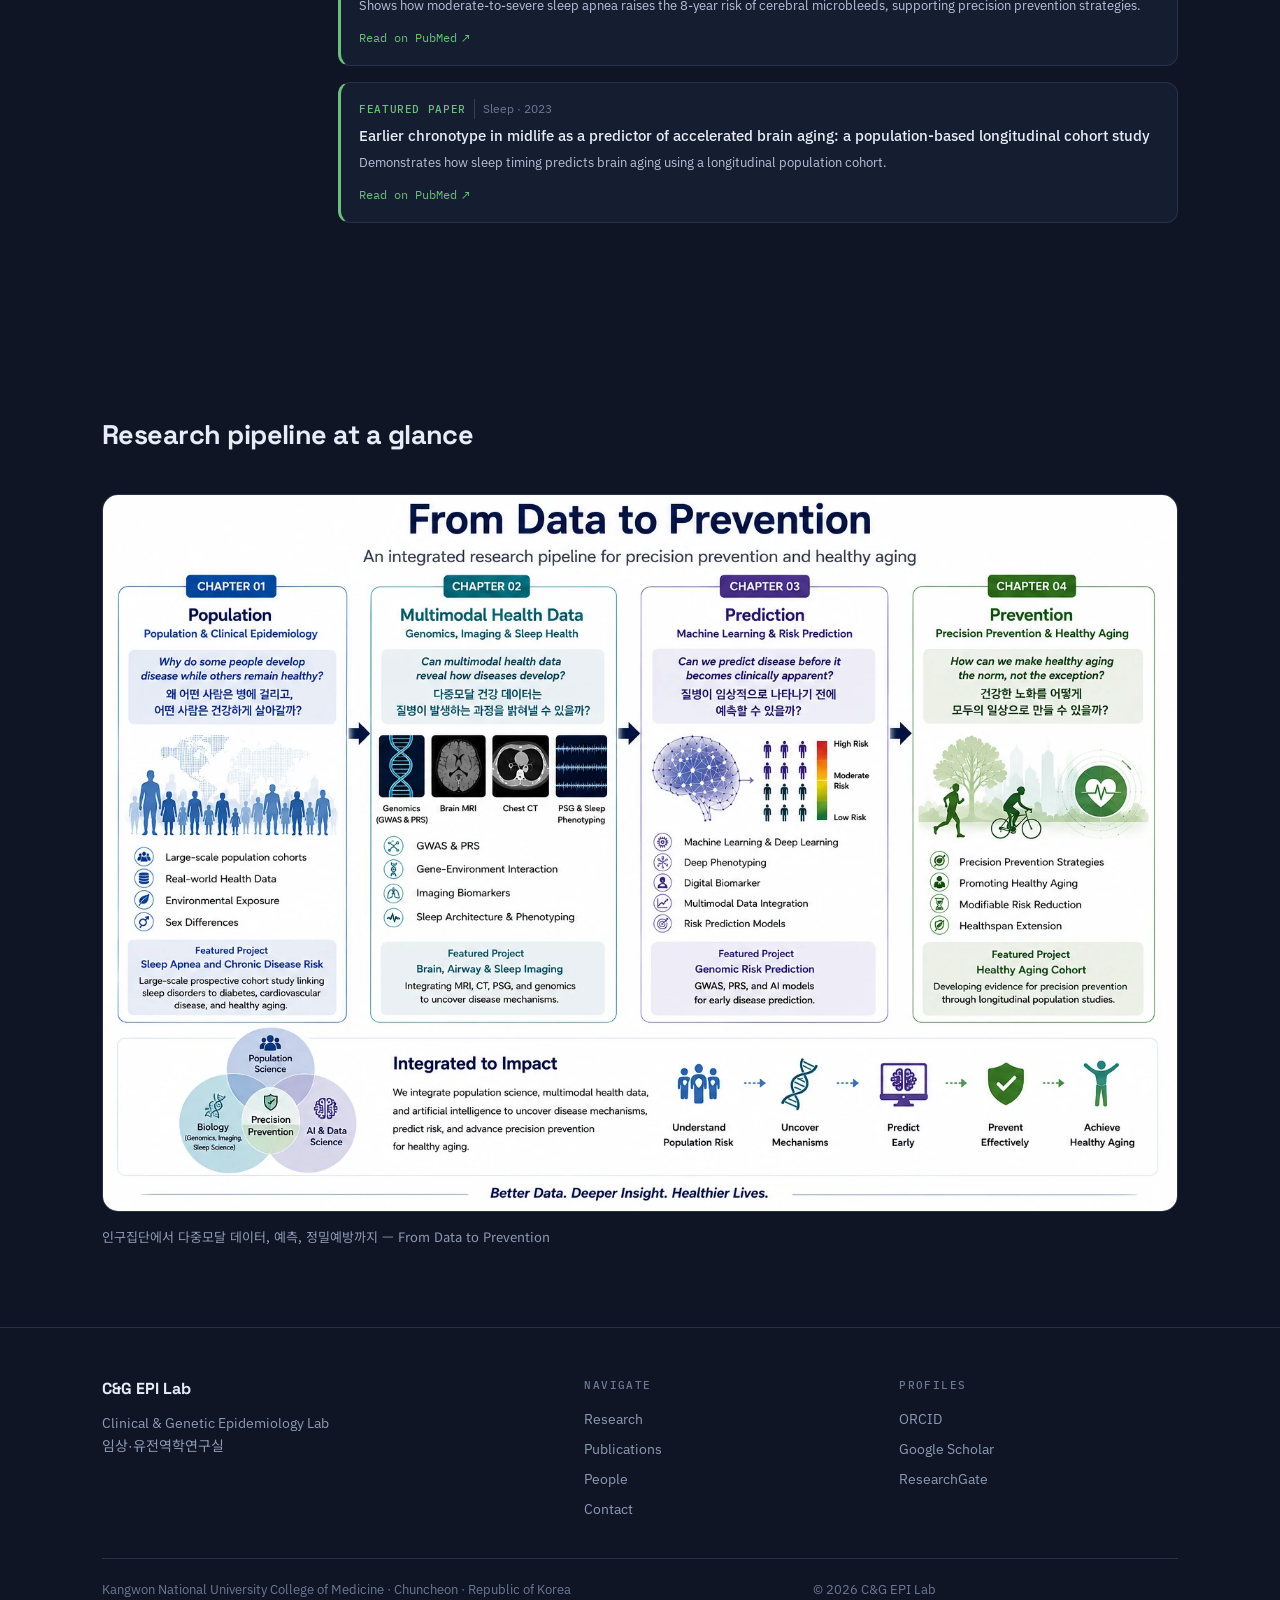
<file: research.html>
<!doctype html>
<html lang="en">
<head>
<meta charset="utf-8">
<meta name="viewport" content="width=device-width, initial-scale=1">
<title>Research — C&amp;G EPI Lab</title>
<meta name="description" content="Research tracks: sleep and brain health, molecular genetic epidemiology and GWAS, cardiometabolic and cerebrovascular disease, and AI-based risk prediction.">
<link rel="preconnect" href="https://fonts.googleapis.com">
<link rel="preconnect" href="https://fonts.gstatic.com" crossorigin>
<link href="https://fonts.googleapis.com/css2?family=Space+Grotesk:wght@400;500;700&family=IBM+Plex+Sans:wght@400;500;600&family=IBM+Plex+Mono:wght@400;500&family=Noto+Sans+KR:wght@300;400;500;700&display=swap" rel="stylesheet">
<link rel="icon" href="assets/favicon.svg" type="image/svg+xml">
<link rel="apple-touch-icon" href="assets/apple-touch-icon.png">
<link rel="stylesheet" href="assets/style.css">
</head>
<body>
<a class="skip" href="#main">Skip to content</a>

<header class="nav">
  <div class="wrap nav-in">
    <a class="brand" href="index.html">
      <svg width="30" height="19" viewBox="0 0 44 28" aria-hidden="true" style="color:#5fd4bb">
        <g fill="currentColor" opacity=".26">
          <circle cx="6" cy="6" r="1.7"/><circle cx="14" cy="6" r="1.7"/><circle cx="22" cy="6" r="1.7"/><circle cx="30" cy="6" r="1.7"/><circle cx="38" cy="6" r="1.7"/>
          <circle cx="6" cy="14" r="1.7"/><circle cx="14" cy="14" r="1.7"/><circle cx="22" cy="14" r="1.7"/><circle cx="30" cy="14" r="1.7"/><circle cx="38" cy="14" r="1.7"/>
          <circle cx="6" cy="22" r="1.7"/><circle cx="14" cy="22" r="1.7"/><circle cx="22" cy="22" r="1.7"/><circle cx="30" cy="22" r="1.7"/><circle cx="38" cy="22" r="1.7"/>
        </g>
        <path d="M6,22 L14,14 L22,14 L30,6 L38,6" fill="none" stroke="currentColor" stroke-width="1.8" stroke-linecap="round" stroke-linejoin="round" opacity=".45"/>
        <g fill="currentColor">
          <circle cx="6" cy="22" r="2.9"/><circle cx="14" cy="14" r="2.9"/><circle cx="22" cy="14" r="2.9"/><circle cx="30" cy="6" r="2.9"/><circle cx="38" cy="6" r="2.9"/>
        </g>
      </svg>
      <span>C&amp;G EPI Lab<small>Clinical &amp; Genetic Epidemiology Lab</small></span>
    </a>
    <nav class="menu" aria-label="Main">
      <a href="research.html" aria-current="page">Research</a>
      <a href="publications.html">Publications</a>
      <a href="people.html">People</a>
      <a href="contact.html">Contact</a>
    </nav>
    <a class="nav-cta" href="join.html">Work with us</a>
    <button class="burger" aria-label="Open menu" aria-expanded="false"><span></span><span></span><span></span></button>
  </div>
</header>

<main id="main">

  <section class="phead">
    <div class="wrap">
      <p class="eyebrow">Research</p>
      <h1>From population patterns to<br><span style="background:linear-gradient(90deg,#5fd4bb,#7aa7ff);-webkit-background-clip:text;background-clip:text;color:transparent">personal prevention</span></h1>
      <p>Most diseases begin to develop long before clinical diagnosis. By integrating multimodal health data—including genomics, environmental factors, sleep science, and quantitative imaging—from large-scale population cohorts, we investigate how disease risk evolves across the life course and generate evidence for early risk prediction and precision prevention.</p>
      <p class="ko" lang="ko">대부분의 질병은 임상적으로 진단되기 훨씬 이전부터 형성되기 시작합니다. 우리 연구실은 대규모 코호트에서 수집한 유전체, 환경요인, 수면과학, 정량 의료영상 등 다양한 건강 데이터를 통합하여 질병 위험이 생애 전반에 걸쳐 어떻게 변화하는지를 규명하고, 이를 바탕으로 질병 위험을 조기에 예측하여 정밀예방 전략을 개발하는 연구를 수행하고 있습니다.</p>
    </div>
  </section>

  <section class="section">
    <div class="wrap">

      <article class="track" style="--ch:#7aa7ff">
        <div class="track-id">Ch 01<b>Population</b></div>
        <div>
          <div class="tags"><span>Large-scale Population Cohorts</span><span>Real-world Health Data</span><span>Environmental Exposure</span><span>Sex Differences</span></div>
          <h3>Population &amp; Clinical Epidemiology</h3>
          <div class="track-q">
            <span class="q-en">Why do some people develop disease while others remain healthy?</span>
            <span class="q-ko" lang="ko">왜 어떤 사람은 병에 걸리고, 어떤 사람은 건강하게 살아갈까?</span>
          </div>
          <p>Using large-scale prospective cohorts and real-world health data, we identify population-level determinants of chronic diseases and healthy aging, with particular emphasis on environmental exposures, sex differences, and disease risk.</p>
          <p class="ko" lang="ko">대규모 전향적 코호트와 실제 건강 데이터를 활용하여 만성질환과 건강노화의 인구집단 수준 결정요인을 규명하며, 환경노출, 성차, 질병 위험요인을 중심으로 연구합니다.</p>
          <a class="paper-card" href="https://pubmed.ncbi.nlm.nih.gov/39896231/" target="_blank" rel="noopener">
            <div class="pc-top"><span class="pc-tag">Featured paper</span><span class="pc-journal">Lancet Reg Health West Pac · 2025</span></div>
            <p class="pc-title">Middle-age cerebral small vessel disease and cognitive function in later life: a population-based prospective cohort study</p>
            <p class="pc-result">Population-based longitudinal study linking midlife vascular brain changes with later-life cognitive function.</p>
            <span class="pc-link">Read on PubMed</span>
          </a>
          <a class="paper-card" href="https://pubmed.ncbi.nlm.nih.gov/37057078/" target="_blank" rel="noopener">
            <div class="pc-top"><span class="pc-tag">Featured paper</span><span class="pc-journal">ERJ Open Research · 2023</span></div>
            <p class="pc-title">Obstructive sleep apnoea and long-term risk of incident diabetes in the middle-aged and older general population</p>
            <p class="pc-result">Large-scale prospective cohort study demonstrating the long-term association between obstructive sleep apnea and incident diabetes.</p>
            <span class="pc-link">Read on PubMed</span>
          </a>
        </div>
      </article>

      <article class="track" style="--ch:#5fd4bb">
        <div class="track-id">Ch 02<b>Multimodal<br>Health Data</b></div>
        <div>
          <div class="tags"><span>GWAS &amp; PRS</span><span>Gene-Environment Interaction</span><span>Imaging Biomarkers</span><span>Sleep Architecture &amp; Phenotyping</span></div>
          <h3>Genomics, Imaging &amp; Sleep Health</h3>
          <div class="track-q">
            <span class="q-en">Can multimodal health data reveal how diseases develop?</span>
            <span class="q-ko" lang="ko">다중모달 건강 데이터는 질병이 발생하는 과정을 밝혀낼 수 있을까?</span>
          </div>
          <p>We integrate multimodal health data—including genomics, quantitative imaging, and sleep phenotyping—to uncover the biological mechanisms underlying cardiometabolic, pulmonary, and neurodegenerative diseases.</p>
          <p class="ko" lang="ko">유전체, 정량적 의료영상, 수면 표현형 등 다중모달 건강 데이터를 통합하여 심혈관대사질환, 폐질환, 신경퇴행성질환의 생물학적 기전을 규명합니다.</p>
          <a class="paper-card" href="https://doi.org/10.1164/rccm.202411-2221OC" target="_blank" rel="noopener">
            <div class="pc-top"><span class="pc-tag">Featured paper</span><span class="pc-journal">Am J Respir Crit Care Med · 2025</span></div>
            <p class="pc-title">Impact of Sleep Apnea on Perivascular Diffusivity and Cognition: A 4-Year Prospective Cohort Study</p>
            <p class="pc-result">Multimodal imaging study integrating PSG, diffusion MRI, and cognition to investigate glymphatic dysfunction in obstructive sleep apnea.</p>
            <span class="pc-link">Read the article</span>
          </a>
          <a class="paper-card" href="https://pubmed.ncbi.nlm.nih.gov/35857321/" target="_blank" rel="noopener">
            <div class="pc-top"><span class="pc-tag">Featured paper</span><span class="pc-journal">JAMA Network Open · 2022</span></div>
            <p class="pc-title">Association of Obstructive Sleep Apnea With White Matter Integrity and Cognitive Performance Over a 4-Year Period in Middle to Late Adulthood</p>
            <p class="pc-result">Landmark longitudinal study integrating sleep phenotyping, MRI biomarkers, and cognitive outcomes.</p>
            <span class="pc-link">Read on PubMed</span>
          </a>
        </div>
      </article>

      <article class="track" style="--ch:#a48cf0">
        <div class="track-id">Ch 03<b>Prediction</b></div>
        <div>
          <div class="tags"><span>Machine Learning &amp; Deep Learning</span><span>Deep Phenotyping</span><span>Digital Biomarker</span><span>Multimodal Data Integration</span><span>Risk Prediction Models</span></div>
          <h3>Machine Learning &amp; Risk Prediction</h3>
          <div class="track-q">
            <span class="q-en">Can we predict disease before it becomes clinically apparent?</span>
            <span class="q-ko" lang="ko">질병이 임상적으로 나타나기 전에 예측할 수 있을까?</span>
          </div>
          <p>We develop machine learning, deep learning, and statistical models that integrate genomic, imaging, physiological, and clinical data to improve disease prediction and precision prevention.</p>
          <p class="ko" lang="ko">유전체, 의료영상, 생리신호, 임상데이터를 통합하는 기계학습·딥러닝·통계모형을 개발하여 질병 예측과 정밀예방을 위한 근거를 제공합니다.</p>
          <a class="paper-card" href="https://www.nature.com/articles/s41598-024-81158-8" target="_blank" rel="noopener">
            <div class="pc-top"><span class="pc-tag">Featured paper</span><span class="pc-journal">Scientific Reports · 2025</span></div>
            <p class="pc-title">Genome-wide identification and functional validation of the WWOX gene associated with sleep duration</p>
            <p class="pc-result">Genome-wide association study followed by functional validation, highlighting the translational potential of genomic discoveries.</p>
            <span class="pc-link">Read the article</span>
          </a>
          <a class="paper-card" href="https://pubmed.ncbi.nlm.nih.gov/36780658/" target="_blank" rel="noopener">
            <div class="pc-top"><span class="pc-tag">Featured paper</span><span class="pc-journal">Ann Am Thorac Soc · 2023</span></div>
            <p class="pc-title">Facial and Intraoral Photographic Traits Related to Sleep Apnea in a Clinical Sample with Genetic Ancestry Analysis</p>
            <p class="pc-result">Integration of genetic ancestry and craniofacial phenotyping for sleep apnea risk assessment.</p>
            <span class="pc-link">Read on PubMed</span>
          </a>
        </div>
      </article>

      <article class="track" style="--ch:#6bbf7b">
        <div class="track-id">Ch 04<b>Prevention</b></div>
        <div>
          <div class="tags"><span>Precision Prevention Strategies</span><span>Promoting Healthy Aging</span><span>Modifiable Risk Reduction</span><span>Healthspan Extension</span></div>
          <h3>Precision Prevention &amp; Healthy Aging</h3>
          <div class="track-q">
            <span class="q-en">How can we make healthy aging the norm, not the exception?</span>
            <span class="q-ko" lang="ko">건강한 노화를 어떻게 모두의 일상으로 만들 수 있을까?</span>
          </div>
          <p>We identify modifiable determinants of chronic disease and healthy aging, generating evidence from population-based research to enable early risk prediction and precision prevention.</p>
          <p class="ko" lang="ko">만성질환과 건강노화의 조절 가능한 결정요인을 규명하고, 인구집단 연구를 통해 조기 위험예측과 정밀예방을 위한 근거를 창출합니다.</p>
          <a class="paper-card" href="https://pubmed.ncbi.nlm.nih.gov/41148136/" target="_blank" rel="noopener">
            <div class="pc-top"><span class="pc-tag">Featured paper</span><span class="pc-journal">JAMA Network Open · 2025</span></div>
            <p class="pc-title">Obstructive Sleep Apnea and Cerebral Microbleeds in Middle-Aged and Older Adults</p>
            <p class="pc-result">Shows how moderate-to-severe sleep apnea raises the 8-year risk of cerebral microbleeds, supporting precision prevention strategies.</p>
            <span class="pc-link">Read on PubMed</span>
          </a>
          <a class="paper-card" href="https://pubmed.ncbi.nlm.nih.gov/37061816/" target="_blank" rel="noopener">
            <div class="pc-top"><span class="pc-tag">Featured paper</span><span class="pc-journal">Sleep · 2023</span></div>
            <p class="pc-title">Earlier chronotype in midlife as a predictor of accelerated brain aging: a population-based longitudinal cohort study</p>
            <p class="pc-result">Demonstrates how sleep timing predicts brain aging using a longitudinal population cohort.</p>
            <span class="pc-link">Read on PubMed</span>
          </a>
        </div>
      </article>
    </div>
  </section>

  <section class="section">
    <div class="wrap pipeline">
      <div class="shead">
        <div>
          <h2>Research pipeline at a glance</h2>          
        </div>
      </div>
      <figure>
        <picture>
          <source srcset="assets/pipeline.webp" type="image/webp">
          <img src="assets/pipeline.png" alt="From Data to Prevention — an integrated research pipeline across four chapters: Population, Multimodal Health Data, Prediction, and Prevention" width="1536" height="1024">
        </picture>
        <figcaption lang="ko">인구집단에서 다중모달 데이터, 예측, 정밀예방까지 — From Data to Prevention</figcaption>
      </figure>
    </div>
  </section>

</main>

<footer class="foot">
  <div class="wrap">
    <div class="foot-grid">
      <div>
        <strong>C&amp;G EPI Lab</strong>
        Clinical &amp; Genetic Epidemiology Lab<br>
        <span lang="ko">임상·유전역학연구실</span><br>
      </div>
      <div>
        <h5>Navigate</h5>
        <a href="research.html">Research</a>
        <a href="publications.html">Publications</a>
        <a href="people.html">People</a>
        <a href="contact.html">Contact</a>
      </div>
      <div>
        <h5>Profiles</h5>
        <a href="https://orcid.org/0000-0002-6161-1636" target="_blank" rel="noopener">ORCID</a>
        <a href="https://scholar.google.com/citations?user=LuosXZ0AAAAJ&amp;hl=ko" target="_blank" rel="noopener">Google Scholar</a>
        <a href="https://www.researchgate.net/profile/Soriul-Kim-2?ev=hdr_xprf" target="_blank" rel="noopener">ResearchGate</a>
      </div>
    </div>
    <div class="foot-bot">
      <span>Kangwon National University College of Medicine · Chuncheon · Republic of Korea</span>
      <span>© 2026 C&amp;G EPI Lab</span>
    </div>
  </div>
</footer>

<script src="assets/main.js"></script>
</body>
</html>
</file>
<file: assets/style.css>
/* ==========================================================================
   C&G EPI Lab — Clinical & Genetic Epidemiology Lab
   Design system: "Night Trace"  (sleep EEG / deep indigo)
   ========================================================================== */

:root{
  --bg:#0f1524;
  --bg2:#151d31;
  --bg3:#1a2338;
  --line:#26314b;
  --line2:#33405f;
  --txt:#e7ecf7;
  --body:#b7c2da;
  --dim:#8e9ab5;
  --faint:#6c7896;
  --mint:#5fd4bb;
  --mint-hi:#7ce3cc;
  --lav:#a48cf0;
  --amber:#e8b04b;
  --maxw:1140px;
  --pad:32px;
}

*,*::before,*::after{box-sizing:border-box}

html{scroll-behavior:smooth}

body{
  margin:0;
  background:var(--bg);
  color:var(--txt);
  font-family:'IBM Plex Sans','Noto Sans KR',system-ui,sans-serif;
  font-size:16px;
  line-height:1.65;
  word-break:keep-all;
  overflow-wrap:break-word;
  -webkit-font-smoothing:antialiased;
}

img{max-width:100%;display:block}

.wrap{max-width:var(--maxw);margin:0 auto;padding:0 var(--pad)}

.skip{position:absolute;left:-9999px;top:0;background:var(--mint);color:#08221c;
  padding:10px 18px;z-index:100;border-radius:0 0 8px 0;font-weight:600}
.skip:focus{left:0}

:where(a,button,input,textarea,summary):focus-visible{
  outline:2px solid var(--lav);outline-offset:3px;border-radius:4px}

/* ---------- Korean secondary text ---------- */
.ko{font-family:'Noto Sans KR',sans-serif;font-weight:400}

/* ==========================================================================
   Navigation
   ========================================================================== */
.nav{border-bottom:1px solid transparent}
.nav-in{display:flex;align-items:center;justify-content:space-between;gap:20px;padding:18px 0}

.brand{display:flex;align-items:center;gap:11px;text-decoration:none;color:var(--txt);
  font-family:'Space Grotesk',sans-serif;font-weight:700;font-size:16.5px;letter-spacing:-.01em}
.brand svg{flex:none}
.brand small{display:block;font-family:'IBM Plex Sans','Noto Sans KR',sans-serif;font-weight:400;
  font-size:10.5px;color:var(--dim);letter-spacing:.012em;line-height:1.35;margin-top:2px;white-space:nowrap}

.menu{display:flex;gap:28px;font-size:14px}
.menu a{color:var(--dim);text-decoration:none;transition:color .15s;padding:4px 0}
.menu a:hover{color:var(--mint)}
.menu a[aria-current="page"]{color:var(--txt);box-shadow:inset 0 -1.5px 0 var(--mint)}

.nav-cta{border:1px solid var(--line);border-radius:999px;padding:9px 20px;font-size:13.5px;
  color:var(--txt);text-decoration:none;transition:.15s;white-space:nowrap}
.nav-cta:hover{border-color:var(--mint);color:var(--mint)}

.burger{display:none;background:none;border:1px solid var(--line);border-radius:8px;
  padding:9px 11px;cursor:pointer}
.burger span{display:block;width:18px;height:1.8px;background:var(--txt);margin:3.5px 0;border-radius:2px}

/* ==========================================================================
   Hero (home)
   ========================================================================== */
.hero{position:relative;padding:92px 0 clamp(120px, 12vw, 240px);overflow:hidden}
.hero > .wrap{position:relative;z-index:2}

.mplot{position:absolute;inset:auto 0 0 0;width:100%;
  height:clamp(150px, 15vw, 300px);pointer-events:none;z-index:1;
  -webkit-mask-image:linear-gradient(to bottom, transparent 0%, #000 15%, #000 95%, transparent 100%);
  mask-image:linear-gradient(to bottom, transparent 0%, #000 15%, #000 95%, transparent 100%)}
.mplot .d{opacity:0;animation:mp-in .5s ease-out forwards}
.mplot .hit{opacity:0;animation:mp-hit .9s ease-out forwards}
.mplot .thr{stroke:var(--amber);stroke-width:1.3;stroke-dasharray:6 5;opacity:0;
  animation:mp-thr 1s 2.2s ease-out forwards}
.mplot .halo{fill:none;stroke:var(--mint);stroke-width:1.5;opacity:0;
  animation:mp-halo 2.4s 3s ease-out infinite}
/* prefers-reduced-motion: JS가 .show를 붙여 정적 표시 */
.mplot .d.show,.mplot .hit.show{opacity:.6;animation:none}
.mplot .thr.show{opacity:.6;animation:none}
@keyframes mp-in{to{opacity:.85}}
@keyframes mp-hit{from{opacity:0;transform:translateY(10px) scale(.4)}
                  to{opacity:1;transform:translateY(0) scale(1)}}
@keyframes mp-thr{to{opacity:.6}}
@keyframes mp-halo{0%{opacity:.8;transform:scale(.5)}70%{opacity:0;transform:scale(3)}100%{opacity:0;transform:scale(3)}}

.chip{display:inline-flex;align-items:center;gap:9px;border:1px solid var(--line);
  background:rgba(95,212,187,.06);border-radius:999px;padding:7px 16px;font-size:12px;
  color:var(--mint);font-family:'IBM Plex Mono',monospace;letter-spacing:.03em;margin-bottom:28px}
.chip i{width:6px;height:6px;border-radius:50%;background:var(--mint);animation:pulse 2.4s infinite}
@keyframes pulse{0%,100%{opacity:1}50%{opacity:.25}}

h1{font-family:'Space Grotesk',sans-serif;font-weight:700;
  font-size:clamp(36px,5.6vw,66px);line-height:1.06;letter-spacing:-.03em;margin:0 0 26px;max-width:17ch}
h1 .accent{color:var(--mint)}

.lede{font-size:18px;color:var(--body);max-width:56ch;margin:0 0 12px}
.lede-ko{font-family:'Noto Sans KR',sans-serif;font-size:14.5px;color:var(--dim);
  max-width:48ch;margin:0 0 36px;line-height:1.85}

.cta{display:flex;gap:12px;flex-wrap:wrap}

.btn{text-decoration:none;font-size:14px;font-weight:500;padding:14px 26px;
  border-radius:8px;transition:.15s;display:inline-block;border:1px solid transparent}
.btn-p{background:var(--mint);color:#08221c;font-weight:600}
.btn-p:hover{background:var(--mint-hi)}
.btn-s{border-color:var(--line);color:var(--txt)}
.btn-s:hover{border-color:var(--dim)}

/* ==========================================================================
   Page header (interior pages)
   ========================================================================== */
.phead{padding:64px 0 46px;border-bottom:1px solid var(--line)}
.eyebrow{font-family:'IBM Plex Mono',monospace;font-size:11.5px;letter-spacing:.14em;
  text-transform:uppercase;color:var(--mint);margin:0 0 16px}
.phead h1{font-size:clamp(32px,4.4vw,50px);margin-bottom:18px;max-width:20ch}
.phead p{color:var(--body);max-width:62ch;margin:0 0 8px;font-size:17px}
.phead p.ko{color:var(--dim);font-size:14.5px;margin:0}

/* ==========================================================================
   Sections
   ========================================================================== */
.section{padding:72px 0 80px}
.section-alt{background:var(--bg2);border-top:1px solid var(--line);border-bottom:1px solid var(--line)}

.shead{display:flex;justify-content:space-between;align-items:baseline;gap:24px;
  margin-bottom:36px;flex-wrap:wrap}
.shead h2{font-family:'Space Grotesk',sans-serif;font-size:27px;font-weight:700;
  letter-spacing:-.02em;margin:0}
.shead p{margin:0;color:var(--dim);font-size:14px;font-family:'Noto Sans KR',sans-serif}
.shead a{color:var(--mint);text-decoration:none;font-size:14px}
.shead a:hover{text-decoration:underline}

h2{font-family:'Space Grotesk',sans-serif;letter-spacing:-.02em}
h3{font-family:'Space Grotesk',sans-serif;letter-spacing:-.015em}

/* ---------- Research cards ---------- */
.grid-3{display:grid;grid-template-columns:repeat(3,1fr);gap:20px}
.grid-2{display:grid;grid-template-columns:repeat(2,1fr);gap:20px}

.card{background:linear-gradient(180deg,var(--bg3),#161d2f);border:1px solid var(--line);
  border-radius:14px;padding:28px 26px 30px;position:relative;overflow:hidden;transition:.2s}
.card::after{content:"";position:absolute;left:0;right:0;top:0;height:2px;
  background:var(--ch,var(--mint));opacity:.75}
.card:hover{transform:translateY(-4px);border-color:var(--line2)}
.card .ch{font-family:'IBM Plex Mono',monospace;font-size:10.5px;letter-spacing:.1em;
  color:var(--ch,var(--mint));text-transform:uppercase;display:block;margin-bottom:20px}
.card h3{font-size:20px;font-weight:700;margin:0 0 5px}
.card h4{font-family:'Noto Sans KR',sans-serif;font-size:13px;font-weight:400;
  color:var(--dim);margin:0 0 15px}
.card p{font-size:14.5px;color:#aab6d0;margin:0 0 18px;line-height:1.72}
.card ul.keys{list-style:none;margin:0;padding:16px 0 0;border-top:1px solid var(--line);
  font-family:'IBM Plex Mono',monospace;font-size:11px;color:var(--dim);line-height:2}
/* collaborator card people + external link */
.card .people{font-size:13px;color:var(--body);margin:0 0 16px;line-height:1.6}
.card .people b{color:var(--txt);font-weight:500}
.card .visit{font-family:'IBM Plex Mono',monospace;font-size:11.5px;
  color:var(--ch,var(--mint));text-decoration:none;display:inline-flex;align-items:center;gap:5px}
.card .visit::after{content:"\2197";font-size:13px}
.card .visit:hover{text-decoration:underline}
a.card{display:block;text-decoration:none;color:inherit}
a.card:hover .visit{text-decoration:underline}
.card .clinks{display:flex;flex-wrap:wrap;gap:16px}
.card .clinks .visit{margin:0}

/* ---------- Track blocks (research page) ---------- */
.track{display:grid;grid-template-columns:minmax(0,200px) 1fr;gap:36px;
  padding:38px 0;border-bottom:1px solid var(--line)}
.track:last-of-type{border-bottom:0}
.track-id{font-family:'IBM Plex Mono',monospace;font-size:11px;letter-spacing:.12em;
  text-transform:uppercase;color:var(--ch,var(--mint))}
.track-id b{display:block;font-family:'Space Grotesk',sans-serif;font-size:34px;
  font-weight:700;letter-spacing:-.03em;color:var(--ch,var(--mint));margin-top:8px;
  text-transform:none;line-height:1.05}
.track h3{font-size:23px;margin:0 0 5px}
.track h4{font-family:'Noto Sans KR',sans-serif;font-size:14px;font-weight:400;
  color:var(--dim);margin:0 0 16px}
.track p{color:var(--body);margin:0 0 14px;font-size:15.5px}
.track p.ko{color:var(--dim);font-size:14px}
.tags{display:flex;flex-wrap:wrap;gap:8px;margin:0 0 14px}
.tags span{font-family:'IBM Plex Mono',monospace;font-size:11px;color:var(--ch,var(--dim));
  border:1px solid var(--line);border-radius:999px;padding:5px 12px;
  background:color-mix(in srgb, var(--ch,#5fd4bb) 6%, transparent)}

/* ---------- Publications ---------- */
.year{font-family:'Space Grotesk',sans-serif;font-size:15px;font-weight:700;color:var(--mint);
  letter-spacing:.02em;margin:38px 0 14px;padding-bottom:10px;border-bottom:1px solid var(--line)}
.year:first-of-type{margin-top:0}

.pub{padding:16px 0;border-bottom:1px solid rgba(38,49,75,.55);font-size:15px}
.pub:last-child{border-bottom:0}
.pub .authors{color:var(--dim);font-size:13.5px;margin:0 0 3px}
.pub .title{color:var(--txt);margin:0 0 4px;line-height:1.5}
.pub .venue{color:var(--body);font-size:13.5px;margin:0;font-style:italic}
.pub .venue b{font-style:normal;color:var(--mint);font-weight:500}
.pub .flag{display:inline-block;font-family:'IBM Plex Mono',monospace;font-size:10px;
  letter-spacing:.06em;text-transform:uppercase;color:var(--amber);
  border:1px solid rgba(232,176,75,.4);border-radius:4px;padding:1px 6px;margin-left:8px;vertical-align:2px}

/* ---------- People ---------- */
.pi{display:grid;grid-template-columns:200px 1fr;gap:34px;align-items:start}
.avatar{aspect-ratio:1;border-radius:16px;border:1px solid var(--line);overflow:hidden;
  background:linear-gradient(160deg,var(--bg3),#131a2c);display:grid;place-items:center;
  color:var(--faint);font-family:'IBM Plex Mono',monospace;font-size:11px;text-align:center}
.avatar img{width:100%;height:100%;object-fit:cover}
.avatar.empty::after{content:"[ photo ]";padding:12px}
.pi h3{font-size:24px;margin:0 0 4px}
.pi .role{color:var(--mint);font-size:14px;margin:0 0 4px}
.pi .role-ko{color:var(--dim);font-size:13.5px;font-family:'Noto Sans KR',sans-serif;margin:0 0 18px}
.pi p{color:var(--body);font-size:15px;margin:0 0 14px}

.cvlist{list-style:none;margin:18px 0 0;padding:0;border-top:1px solid var(--line)}
.cvlist li{display:grid;grid-template-columns:180px 1fr;gap:20px;padding:12px 0;
  border-bottom:1px solid rgba(38,49,75,.55);font-size:14.5px}
.cvlist b{font-family:'IBM Plex Mono',monospace;font-size:12px;color:var(--mint);font-weight:500}
.cvlist span{color:var(--body)}
.cvlist span i{display:block;font-style:normal;color:var(--dim);font-size:13px;
  font-family:'Noto Sans KR',sans-serif;margin-top:2px}

.slot{border:1px dashed var(--line2);border-radius:12px;padding:26px;color:var(--dim);
  font-size:14.5px;text-align:center}
.slot b{display:block;color:var(--txt);font-family:'Space Grotesk',sans-serif;
  font-size:16px;margin-bottom:6px}
/* real member card */
.member{border:1px solid var(--line);border-radius:12px;padding:22px 22px 20px;
  background:var(--bg2);transition:.18s}
.member:hover{border-color:var(--line2);transform:translateY(-3px)}
.member .m-role{font-family:'IBM Plex Mono',monospace;font-size:10.5px;letter-spacing:.08em;
  text-transform:uppercase;color:var(--mint);margin:0 0 12px}
.member h3{font-size:18px;font-weight:700;margin:0 0 2px}
.member .m-ko{font-family:'Noto Sans KR',sans-serif;font-size:13px;color:var(--dim);margin:0 0 12px}
.member p{font-size:13.5px;color:var(--body);line-height:1.6;margin:0 0 12px}
.member .m-meta{font-family:'IBM Plex Mono',monospace;font-size:11.5px;color:var(--faint);
  display:flex;flex-wrap:wrap;gap:6px 14px}
.member .m-meta a{color:var(--mint);text-decoration:none}
.member .m-meta a:hover{text-decoration:underline}

/* ---------- Join / list blocks ---------- */
.checks{list-style:none;margin:0;padding:0}
.checks li{position:relative;padding:0 0 14px 30px;color:var(--body);font-size:15.5px}
.checks li::before{content:"";position:absolute;left:6px;top:11px;width:7px;height:7px;
  border-radius:50%;background:var(--mint)}
.checks li b{color:var(--txt);font-weight:600}

.role-card{background:var(--bg3);border:1px solid var(--line);border-radius:14px;padding:26px 24px}
.role-card h3{font-size:18px;margin:0 0 4px}
.role-card h4{font-family:'Noto Sans KR',sans-serif;font-size:13px;font-weight:400;
  color:var(--dim);margin:0 0 14px}
.role-card p{font-size:14.5px;color:#aab6d0;margin:0}

.callout{background:linear-gradient(135deg,rgba(95,212,187,.09),rgba(164,140,240,.07));
  border:1px solid var(--line);border-radius:16px;padding:38px 34px;text-align:center}
.callout h2{font-size:26px;margin:0 0 10px}
.callout p{color:var(--body);margin:0 auto 22px;max-width:52ch}

/* ---------- Contact ---------- */
.contact-grid{display:grid;grid-template-columns:1fr 1fr;gap:22px}
.cbox{border:1px solid var(--line);border-radius:14px;padding:26px 24px;background:var(--bg3)}
.cbox h3{font-size:17px;margin:0 0 14px}
.cbox p{margin:0 0 8px;color:var(--body);font-size:15px}
.cbox a{color:var(--mint);text-decoration:none}
.cbox a:hover{text-decoration:underline}

/* placeholder marker — replace before launch */
.todo{color:var(--faint);font-style:italic}

/* ==========================================================================
   Footer
   ========================================================================== */
.foot{padding:48px 0 38px;border-top:1px solid var(--line);font-size:14px;color:var(--dim)}
.foot-grid{display:grid;grid-template-columns:1.6fr 1fr 1fr;gap:36px;padding-bottom:30px}
.foot strong{display:block;color:var(--txt);font-family:'Space Grotesk',sans-serif;
  font-size:16px;margin-bottom:9px}
.foot h5{font-family:'IBM Plex Mono',monospace;font-size:11px;letter-spacing:.13em;
  text-transform:uppercase;color:var(--faint);margin:0 0 13px;font-weight:500}
.foot a{color:var(--dim);text-decoration:none;display:block;margin-bottom:7px}
.foot a:hover{color:var(--mint)}
.foot-bot{border-top:1px solid var(--line);padding-top:20px;font-size:12.5px;color:var(--faint);
  display:flex;justify-content:space-between;gap:18px;flex-wrap:wrap}

/* ==========================================================================
   Responsive
   ========================================================================== */
@media (max-width:900px){
  :root{--pad:22px}
  .menu{display:none}
  .menu.open{display:flex;position:absolute;left:0;right:0;top:100%;flex-direction:column;
    gap:0;background:var(--bg2);border-bottom:1px solid var(--line);padding:8px 22px 18px;z-index:20}
  .menu.open a{padding:11px 0;border-bottom:1px solid var(--line)}
  .nav{position:relative}
  .burger{display:block}
  .nav-cta{display:none}
  .grid-3,.grid-2,.contact-grid{grid-template-columns:1fr}
  .track{grid-template-columns:1fr;gap:14px;padding:30px 0}
  .track-id b{font-size:26px;margin-top:2px}
  .pi{grid-template-columns:1fr;gap:22px}
  .avatar{max-width:180px}
  .cvlist li{grid-template-columns:1fr;gap:4px}
  .foot-grid{grid-template-columns:1fr;gap:26px}
  .hero{padding:64px 0 130px}
  .mplot{height:clamp(110px, 26vw, 170px)}
  .brand small{font-size:9.5px;white-space:normal;max-width:22ch}
}

@media (prefers-reduced-motion:reduce){
  *{animation:none!important;transition:none!important}
  .mplot .d,.mplot .hit{opacity:.6!important}
  .mplot .thr{opacity:.6!important}
  .mplot .halo{display:none}
  html{scroll-behavior:auto}
}


/* ===== Research: 대표 질문 ===== */
.track-q{margin:2px 0 14px;padding:12px 16px;border-left:3px solid var(--ch,#5fd4bb);
  background:color-mix(in srgb, var(--ch,#5fd4bb) 7%, transparent);border-radius:0 8px 8px 0}
.track-q .q-en{font-family:'Space Grotesk',sans-serif;font-weight:500;font-size:15px;
  color:var(--txt);font-style:italic;line-height:1.4}
.track-q .q-ko{display:block;font-family:'Noto Sans KR',sans-serif;font-size:13px;
  color:var(--dim);margin-top:5px;line-height:1.5}

/* ===== Research: 대표 논문 카드 ===== */
.paper-card{display:block;margin-top:16px;padding:16px 18px;border:1px solid var(--line);
  border-radius:12px;background:var(--bg2);text-decoration:none;transition:.18s;
  border-left:3px solid var(--ch,#5fd4bb)}
.paper-card:hover{border-color:var(--ch,#5fd4bb);background:var(--bg3);transform:translateY(-2px)}
.paper-card .pc-top{display:flex;align-items:center;gap:8px;margin-bottom:7px;flex-wrap:wrap}
.paper-card .pc-tag{font-family:'IBM Plex Mono',monospace;font-size:10.5px;letter-spacing:.06em;
  text-transform:uppercase;color:var(--ch,#5fd4bb);font-weight:500}
.paper-card .pc-journal{font-family:'IBM Plex Sans',sans-serif;font-size:12px;color:var(--faint);
  padding-left:8px;border-left:1px solid var(--line2)}
.paper-card .pc-title{font-family:'IBM Plex Sans',sans-serif;font-weight:500;font-size:14.5px;
  color:var(--txt);line-height:1.4;margin:0 0 6px}
.paper-card .pc-result{font-size:13px;color:var(--body);line-height:1.5;margin:0 0 8px}
.paper-card .pc-link{font-family:'IBM Plex Mono',monospace;font-size:11.5px;color:var(--ch,#5fd4bb);
  display:inline-flex;align-items:center;gap:5px}
.paper-card .pc-link::after{content:"\2197";font-size:13px}

/* ===== Research: 파이프라인 그림 ===== */
.pipeline figure{margin:0}
.pipeline img{width:100%;height:auto;display:block;border:1px solid var(--line);
  border-radius:16px;background:#fff}
.pipeline figcaption{margin-top:14px;font-size:13px;color:var(--dim);
  font-family:'Noto Sans KR',sans-serif}

/* ===== Index: News & updates (timeline) ===== */

.news-list{display:flex;flex-direction:column;gap:0}
.news-item{display:grid;grid-template-columns:110px 1fr;gap:20px;padding:18px 0;
  border-bottom:1px solid var(--line)}
.news-item:last-child{border-bottom:0}
.news-date{font-family:'IBM Plex Mono',monospace;font-size:13px;color:var(--faint);padding-top:2px}
.news-body h4{font-size:15.5px;font-weight:500;color:var(--txt);margin:0 0 4px;line-height:1.5}
.news-body p{font-size:13.5px;color:var(--dim);margin:0}
.news-tag{display:inline-block;font-family:'IBM Plex Mono',monospace;font-size:10px;
  letter-spacing:.06em;text-transform:uppercase;padding:2px 9px;border-radius:999px;margin-bottom:7px;
  color:var(--ch,#5fd4bb);background:color-mix(in srgb,var(--ch,#5fd4bb) 12%,transparent)}

/* ===== News pagination (1 · 2 · 3) ===== */
.news-item[hidden]{display:none}
.news-pager{display:flex;align-items:center;gap:6px;flex-wrap:wrap;margin-top:24px}
.news-pager[hidden]{display:none}
.news-pager button{min-width:36px;height:36px;padding:0 10px;border-radius:8px;cursor:pointer;
  font-family:'IBM Plex Mono',monospace;font-size:13px;color:var(--dim);
  background:transparent;border:1px solid var(--line);transition:.15s}
.news-pager button:hover:not(:disabled){border-color:var(--mint);color:var(--mint)}
.news-pager button[aria-current="page"]{background:var(--mint);border-color:var(--mint);color:#08221c;font-weight:600}
.news-pager button:disabled{opacity:.35;cursor:default}

/* ===== Work With Us: job posting (v2) ===== */
.job{background:var(--bg3);border:1px solid var(--line);border-left:3px solid var(--mint);
  border-radius:14px;padding:30px 30px 26px;margin-bottom:28px}
.job .ko{display:block;font-family:'Noto Sans KR',sans-serif;color:var(--dim);font-size:.88em;margin-top:2px}
.job-status{display:inline-flex;align-items:center;gap:8px;font-family:'IBM Plex Mono',monospace;
  font-size:11.5px;letter-spacing:.05em;color:var(--mint);border:1px solid rgba(95,212,187,.35);
  background:rgba(95,212,187,.08);border-radius:999px;padding:5px 12px;margin-bottom:16px}
.job-status::before{content:"";width:6px;height:6px;border-radius:50%;background:var(--mint);animation:pulse 2.4s infinite}
.job h3{font-size:24px;margin:0 0 6px}
.job .job-sub{font-size:13.5px;color:var(--dim);margin:0 0 16px}
.job-head p{color:var(--body);font-size:15px;margin:0 0 8px;max-width:78ch}
.job-head .ko-line{color:var(--dim);font-size:14px}
.job-head .job-ask{margin-top:14px;font-size:14px;color:var(--body)}
.job a{color:var(--mint);text-decoration:none}
.job a:hover{text-decoration:underline}
.job-grid{display:grid;grid-template-columns:1fr 1fr;gap:22px 34px;margin-top:22px;
  padding-top:22px;border-top:1px solid var(--line)}
.job-grid h4{font-family:'Space Grotesk',sans-serif;font-size:15px;color:var(--txt);margin:0 0 10px}
.job-grid h4 span{font-family:'Noto Sans KR',sans-serif;font-weight:400;font-size:12.5px;color:var(--dim);margin-left:6px}
.job-grid ul{list-style:none;margin:0;padding:0}
.job-grid li{position:relative;padding:0 0 9px 16px;font-size:14px;color:var(--body);line-height:1.55}
.job-grid li::before{content:"";position:absolute;left:2px;top:9px;width:5px;height:5px;border-radius:50%;background:var(--mint)}
.job-foot{display:flex;justify-content:space-between;align-items:flex-end;gap:22px;flex-wrap:wrap;
  margin-top:18px;padding-top:20px;border-top:1px solid var(--line)}
.job-foot dl{margin:0;display:grid;gap:9px;font-size:14px;flex:1 1 420px}
.job-foot dl div{display:flex;gap:14px}
.job-foot dt{color:var(--faint);min-width:128px;font-size:13px;padding-top:1px}
.job-foot dd{margin:0;color:var(--body)}
.job-btns{margin:0;display:flex;gap:10px;flex-wrap:wrap}
.job-btns a.btn{color:var(--txt)}
.job-btns a.btn:hover{text-decoration:none;border-color:var(--mint);color:var(--mint)}
.role-card .ko{display:block;font-family:'Noto Sans KR',sans-serif;color:var(--dim);font-size:12.5px;margin-top:2px}
.role-meta{list-style:none;margin:14px 0 0;padding:12px 0 0;border-top:1px solid var(--line)}
.role-meta li{font-size:13.5px;color:var(--body);margin-bottom:8px;line-height:1.5}
.role-meta b{display:block;font-family:'IBM Plex Mono',monospace;font-size:10.5px;letter-spacing:.08em;
  text-transform:uppercase;color:var(--mint);font-weight:500;margin-bottom:1px}
.role-contact{margin-top:12px!important;font-size:13.5px!important;color:var(--body)!important}
.role-contact a{color:var(--mint);text-decoration:none}
.role-contact a:hover{text-decoration:underline}
@media (max-width:900px){.job{padding:24px 20px}.job-grid{grid-template-columns:1fr}
  .job-foot dl div{flex-direction:column;gap:2px}.job-foot dt{min-width:0}}

.news-body a{color:var(--mint);text-decoration:none}
.news-body a:hover{text-decoration:underline}


/* ===== Open positions: readability (larger · brighter) ===== */
.job-head p{font-size:16.5px;color:#d3dbec}
.job-head .ko-line{font-size:15px;color:#aeb9cf}
.job-head .job-ask{font-size:15.5px;color:#d3dbec}
.job .job-sub{font-size:15px;color:#b8c2d8}
.job .ko{color:#aeb9cf;font-size:.9em}
.job-grid h4{font-size:17.5px}
.job-grid h4 span{font-size:14px;color:#aeb9cf}
.job-grid li{font-size:15.5px;color:#d8e0ef;line-height:1.6;padding-bottom:11px}
.job-grid li::before{top:10px}
.job-foot dl{font-size:15.5px}
.job-foot dt{font-size:14px;color:#a1acc4}
.job-foot dd{color:#d8e0ef}
.role-card h3{font-size:20px}
.role-card h4{font-size:14px;color:#aeb9cf}
.role-card p{font-size:15.5px;color:#d3dbec}
.role-card .ko{font-size:13.5px;color:#aeb9cf}
.role-meta li{font-size:15px;color:#d8e0ef}
.role-meta b{font-size:11.5px}
.role-contact{font-size:15px!important;color:#d3dbec!important}


/* ===== Footer: last updated ===== */
.foot-meta{display:inline-flex;gap:14px;flex-wrap:wrap;font-family:'IBM Plex Mono',monospace;font-size:11.5px;color:var(--faint)}
.foot-meta span[hidden]{display:none}
.foot-meta span + span::before{content:"·";margin-right:14px;color:var(--line2)}


/* ===== Past postings (closed) ===== */
.job-archive{margin-bottom:28px;border:1px solid var(--line);border-radius:14px;background:var(--bg2)}
.job-archive > summary{list-style:none;cursor:pointer;display:flex;align-items:center;flex-wrap:wrap;gap:10px 14px;padding:16px 22px;color:var(--body);font-size:15px}
.job-archive > summary::-webkit-details-marker{display:none}
.job-archive > summary::after{content:"View past posting ▾";margin-left:auto;font-family:'IBM Plex Mono',monospace;font-size:12px;color:var(--mint);order:1}
.job-archive[open] > summary::after{content:"Hide ▴"}
.job-archive > summary .ko{order:2;display:block;width:100%;font-family:'Noto Sans KR',sans-serif;font-size:13.5px;color:var(--dim)}
.job-archive[open] > summary{border-bottom:1px solid var(--line)}
.job-archive .job{margin:0;border:0;border-radius:0 0 14px 14px}
.job-closed{display:inline-flex;align-items:center;gap:8px;font-family:'IBM Plex Mono',monospace;font-size:11.5px;letter-spacing:.05em;color:var(--dim);border:1px solid var(--line2);border-radius:999px;padding:4px 11px}
.job-closed::before{content:"";width:6px;height:6px;border-radius:50%;background:var(--faint)}
.job.closed{border-left-color:var(--line2)}
.job.closed .job-status{color:var(--dim);border-color:var(--line2);background:transparent}
.job.closed .job-status::before{background:var(--faint);animation:none}
</file>
